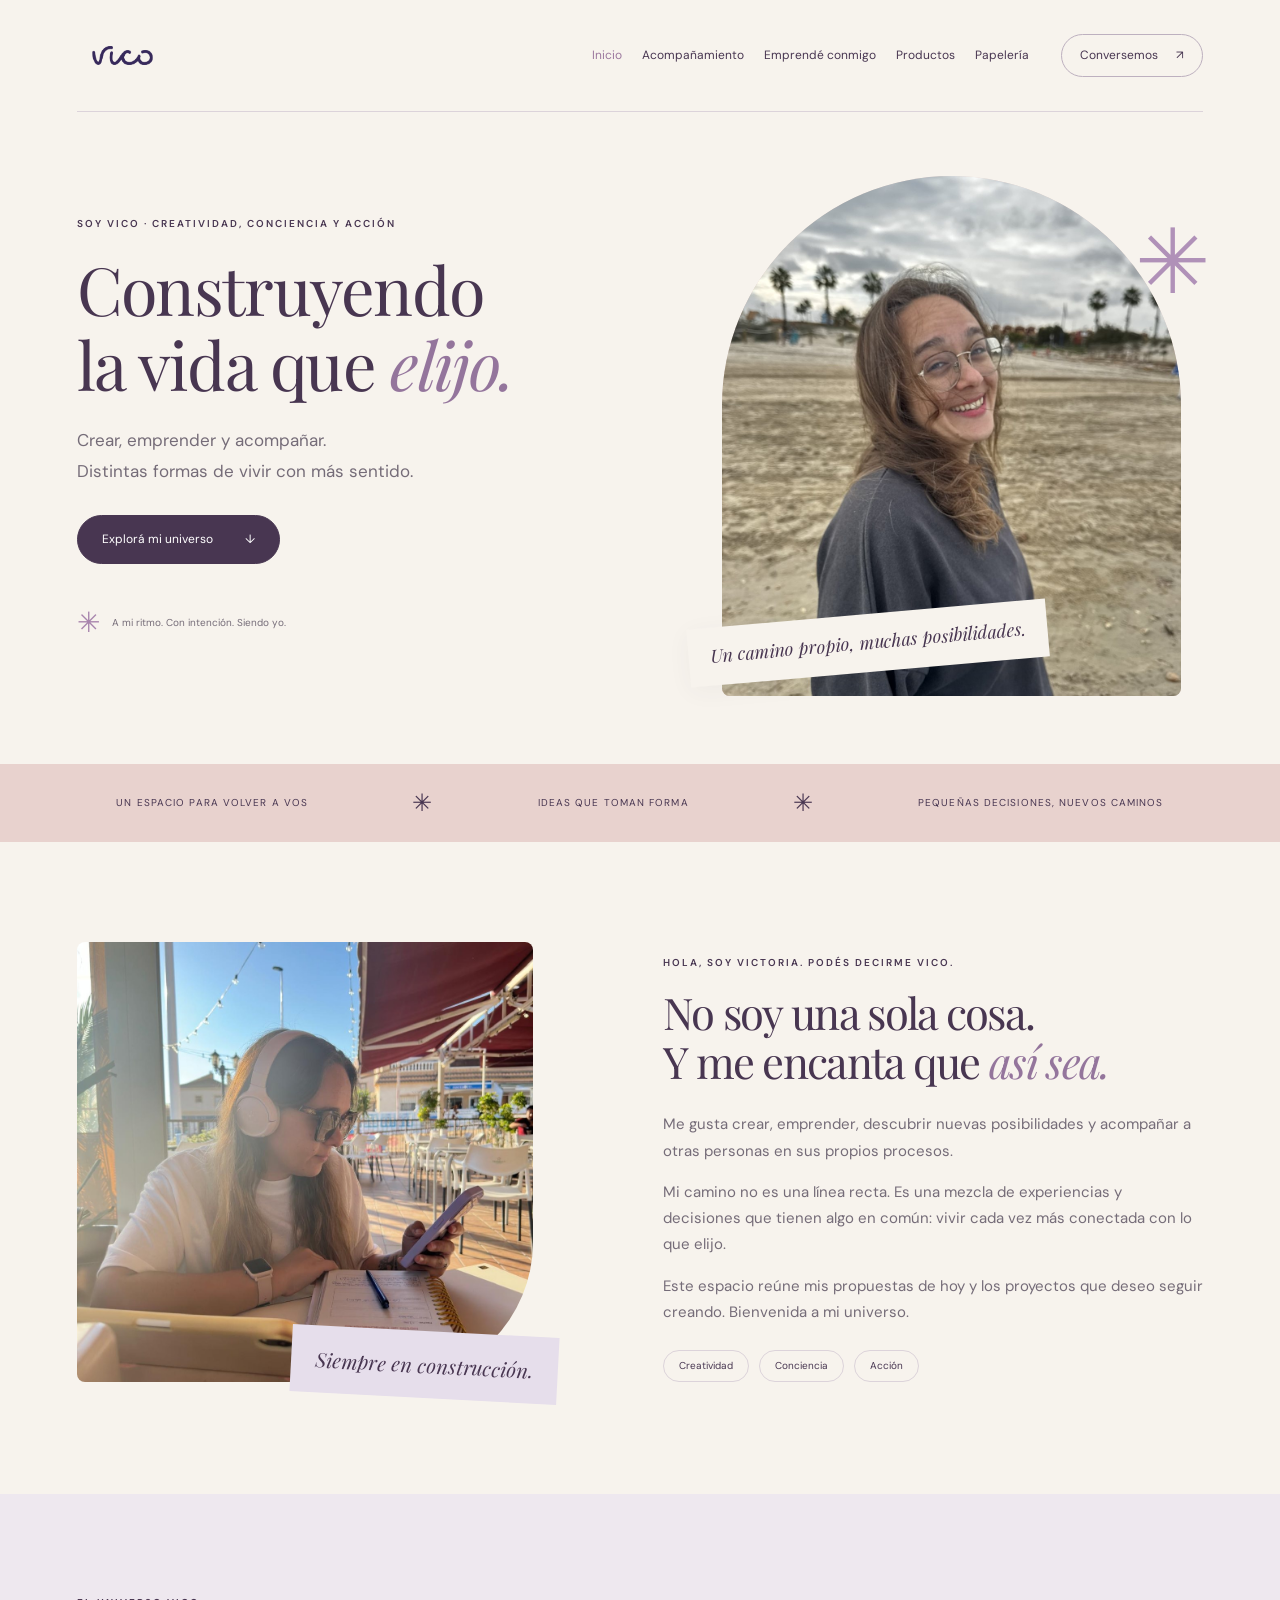
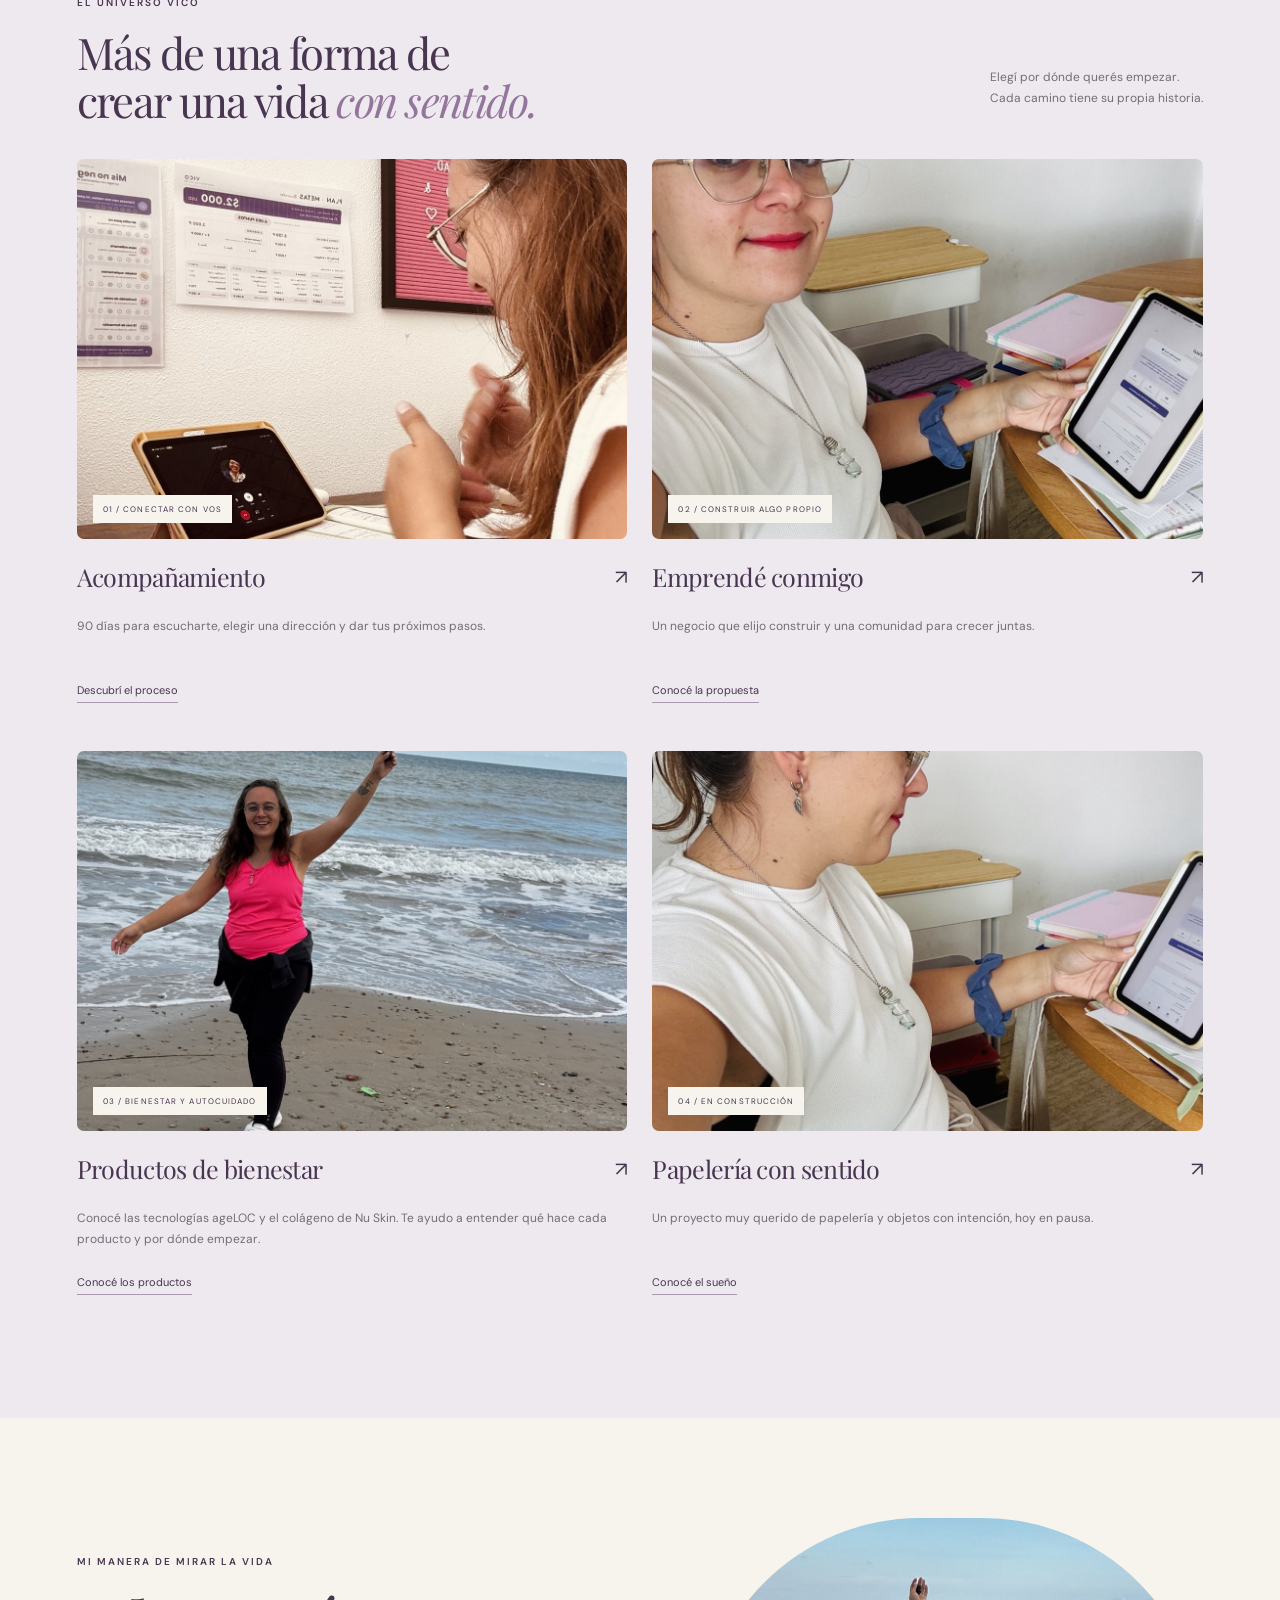
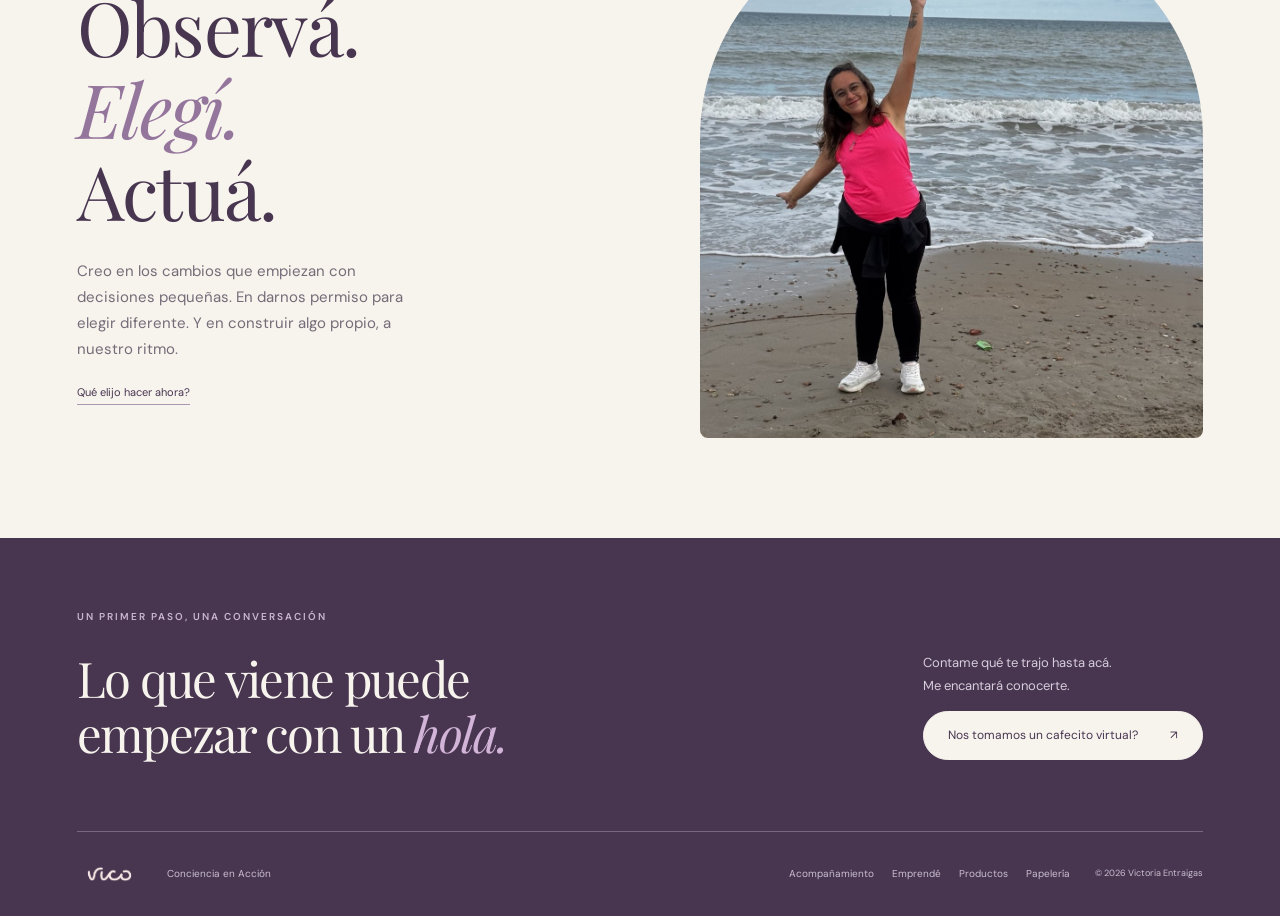
<file: index.html>
<!doctype html><html lang="es"><head><meta charset="utf-8"><meta name="viewport" content="width=device-width, initial-scale=1"><meta name="theme-color" content="#f7f3ed"><meta name="description" content="VICO, Conciencia en Acción. Acompañamiento, emprendimiento y papelería con sentido por Victoria Entraigas."><title>Conciencia en Acción · VICO</title><link rel="stylesheet" href="styles.css"><script src="app.js" defer></script></head><body><a class="skip" href="#main">Saltar al contenido</a><header class="nav wrap"><a class="brand" href="index.html"><img src="assets/logo.png" alt="VICO · Inicio"></a><nav id="navigation" aria-label="Principal"><a href="index.html">Inicio</a><a href="acompanamiento.html">Acompañamiento</a><a href="emprende.html">Emprendé conmigo</a><a href="bienestar.html">Productos</a><a href="papeleria.html">Papelería</a></nav><a class="nav-contact" href="#contacto">Conversemos <span>↗</span></a><button class="menu" aria-label="Abrir menú" aria-controls="navigation" aria-expanded="false">☰</button></header><main id="main"><section class="hero wrap"><div class="hero-copy"><span class="eyebrow">Soy Vico · Creatividad, conciencia y acción</span><h1>Construyendo<br>la vida que <em>elijo.</em></h1><p class="lead">Crear, emprender y acompañar.<br>Distintas formas de vivir con más sentido.</p><a class="btn" href="#proyectos">Explorá mi universo <span>↓</span></a><div class="hero-note"><span class="tiny-star">✳︎</span> A mi ritmo. Con intención. Siendo yo.</div></div><div class="hero-visual"><div class="photo-arch"><img src="assets/sonrisa.jpg" alt="Vico sonriendo junto al mar" fetchpriority="high"></div><span class="photo-label">Un camino propio, muchas posibilidades.</span><span class="orbit" aria-hidden="true">✳︎</span></div></section><div class="ribbon"><span>Un espacio para volver a vos</span><b>✳︎</b><span>Ideas que toman forma</span><b>✳︎</b><span>Pequeñas decisiones, nuevos caminos</span></div><section class="section wrap about"><div class="about-image"><img src="assets/cafe.jpg" alt="Vico creando y trabajando en un café" loading="lazy"><span class="image-note">Siempre en construcción.</span></div><div><span class="eyebrow">Hola, soy Victoria. Podés decirme Vico.</span><h2>No soy una sola cosa.<br>Y me encanta que <em>así sea.</em></h2><p>Me gusta crear, emprender, descubrir nuevas posibilidades y acompañar a otras personas en sus propios procesos.</p><p>Mi camino no es una línea recta. Es una mezcla de experiencias y decisiones que tienen algo en común: vivir cada vez más conectada con lo que elijo.</p><p>Este espacio reúne mis propuestas de hoy y los proyectos que deseo seguir creando. Bienvenida a mi universo.</p><div class="tags"><span>Creatividad</span><span>Conciencia</span><span>Acción</span></div></div></section><section class="projects section" id="proyectos"><div class="wrap"><div class="section-heading"><div><span class="eyebrow">El universo VICO</span><h2>Más de una forma de<br>crear una vida <em>con sentido.</em></h2></div><p>Elegí por dónde querés empezar.<br>Cada camino tiene su propia historia.</p></div><div class="project-grid project-grid-four"><a class="project" href="acompanamiento.html"><div class="project-img"><img src="assets/sesion.jpg" alt="Vico en una conversación" loading="lazy"><span>01 / CONECTAR CON VOS</span></div><div class="project-text"><h3>Acompañamiento <span>↗</span></h3><p>90 días para escucharte, elegir una dirección y dar tus próximos pasos.</p><span class="text-link">Descubrí el proceso</span></div></a><a class="project" href="emprende.html"><div class="project-img"><img src="assets/trabajo.jpg" alt="Vico trabajando en su negocio" loading="lazy"><span>02 / CONSTRUIR ALGO PROPIO</span></div><div class="project-text"><h3>Emprendé conmigo <span>↗</span></h3><p>Un negocio que elijo construir y una comunidad para crecer juntas.</p><span class="text-link">Conocé la propuesta</span></div></a><a class="project" href="bienestar.html"><div class="project-img"><img src="assets/playa.jpg" alt="Vico junto al mar" loading="lazy"><span>03 / BIENESTAR Y AUTOCUIDADO</span></div><div class="project-text"><h3>Productos de bienestar <span>↗</span></h3><p>Conocé las tecnologías ageLOC y el colágeno de Nu Skin. Te ayudo a entender qué hace cada producto y por dónde empezar.</p><span class="text-link">Conocé los productos</span></div></a><a class="project" href="papeleria.html"><div class="project-img"><img src="assets/escritorio.jpg" alt="Vico desarrollando ideas en su escritorio" loading="lazy"><span>04 / EN CONSTRUCCIÓN</span></div><div class="project-text"><h3>Papelería con sentido <span>↗</span></h3><p>Un proyecto muy querido de papelería y objetos con intención, hoy en pausa.</p><span class="text-link">Conocé el sueño</span></div></a></div></div></section><section class="philosophy section wrap"><div><span class="eyebrow">Mi manera de mirar la vida</span><h2>Observá.<br><em>Elegí.</em><br>Actuá.</h2><p>Creo en los cambios que empiezan con decisiones pequeñas. En darnos permiso para elegir diferente. Y en construir algo propio, a nuestro ritmo.</p><span class="text-link">Qué elijo hacer ahora?</span></div><img src="assets/alegria.jpg" alt="Vico disfrutando junto al mar" loading="lazy"></section></main><footer id="contacto"><div class="wrap"><span class="eyebrow">Un primer paso, una conversación</span><div class="footer-top"><h2>Lo que viene puede<br>empezar con un <em>hola.</em></h2><div><p>Contame qué te trajo hasta acá.<br>Me encantará conocerte.</p><a class="btn" target="_blank" rel="noopener" href="https://wa.me/34682729639?text=Hola%20Vico%2C%20llegu%C3%A9%20desde%20tu%20web%20y%20me%20gustar%C3%ADa%20conversar.">Nos tomamos un cafecito virtual? <span>↗</span></a></div></div><div class="footer-bottom"><img src="assets/logo_light.png" alt="VICO"><span>Conciencia en Acción</span><div class="footer-links"><a href="acompanamiento.html">Acompañamiento</a><a href="emprende.html">Emprendé</a><a href="bienestar.html">Productos</a><a href="papeleria.html">Papelería</a></div><small>© 2026 Victoria Entraigas</small></div></div></footer></body></html>
</file>
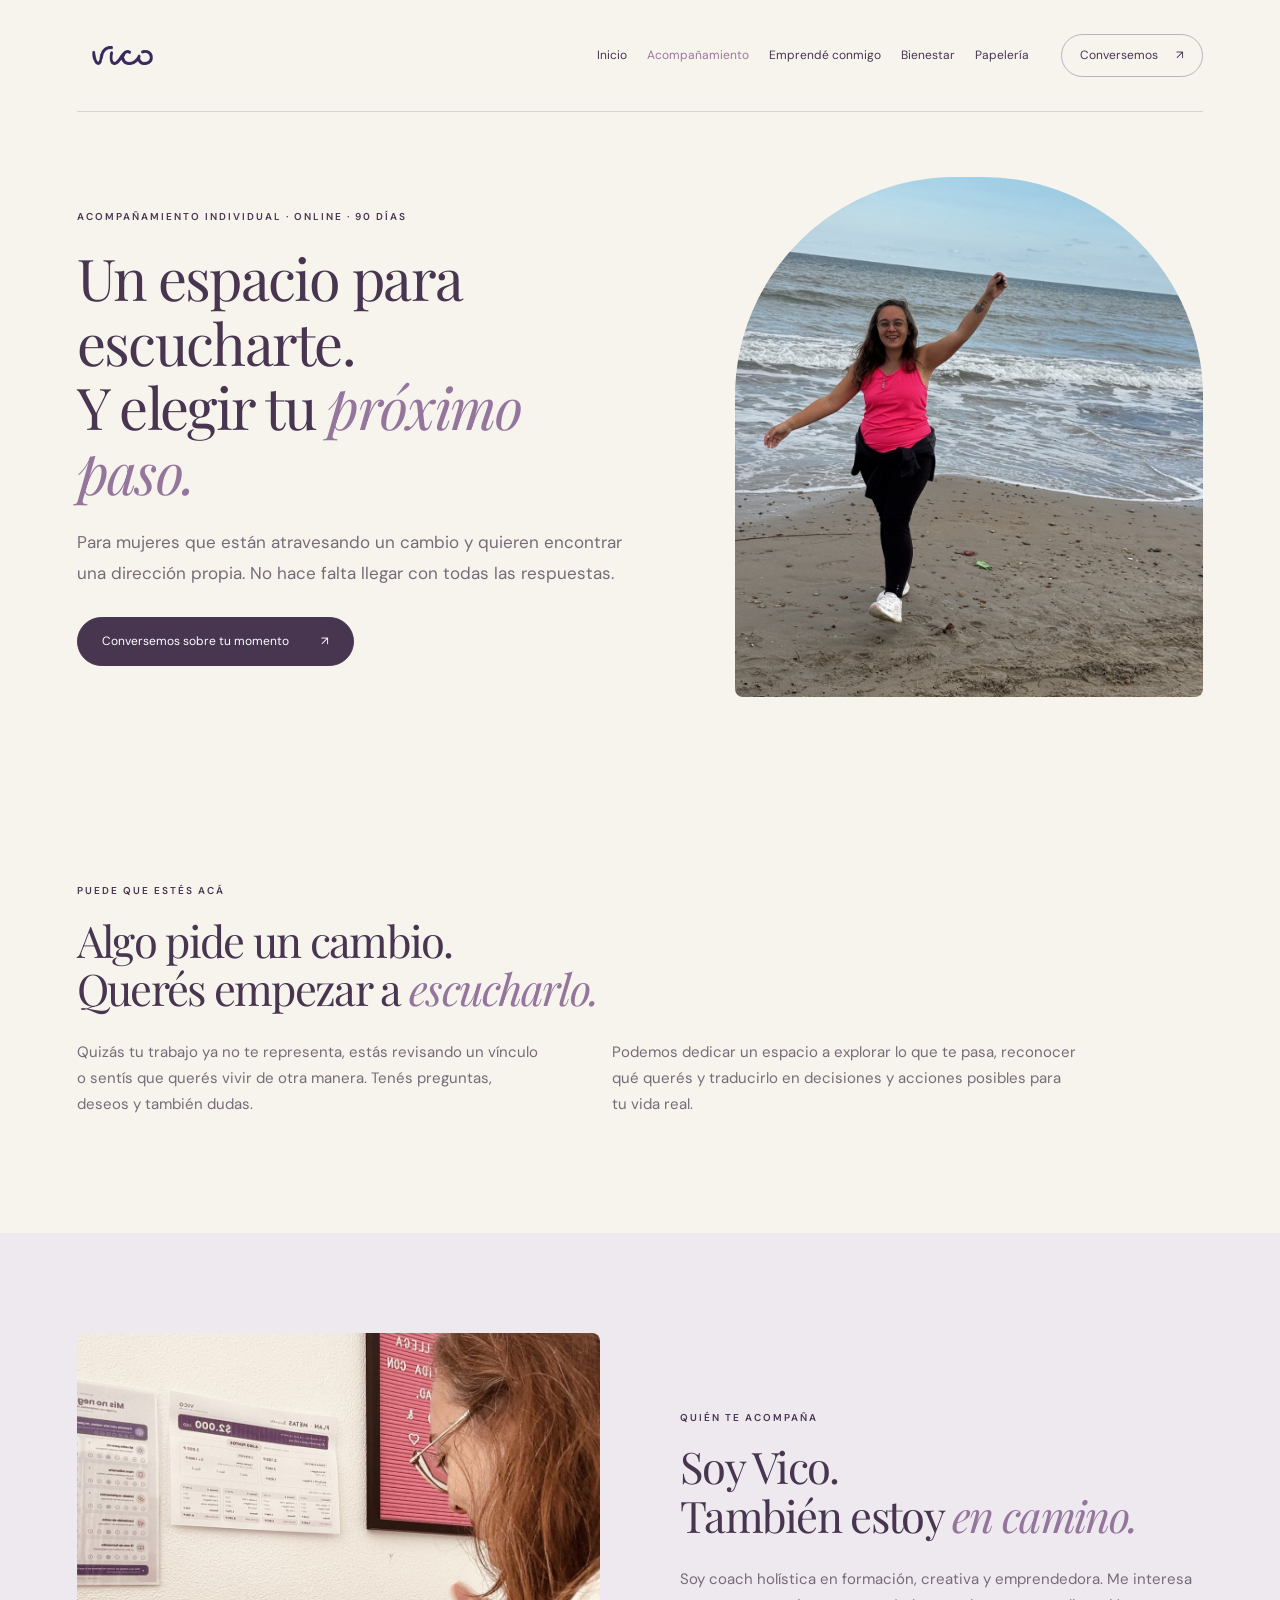
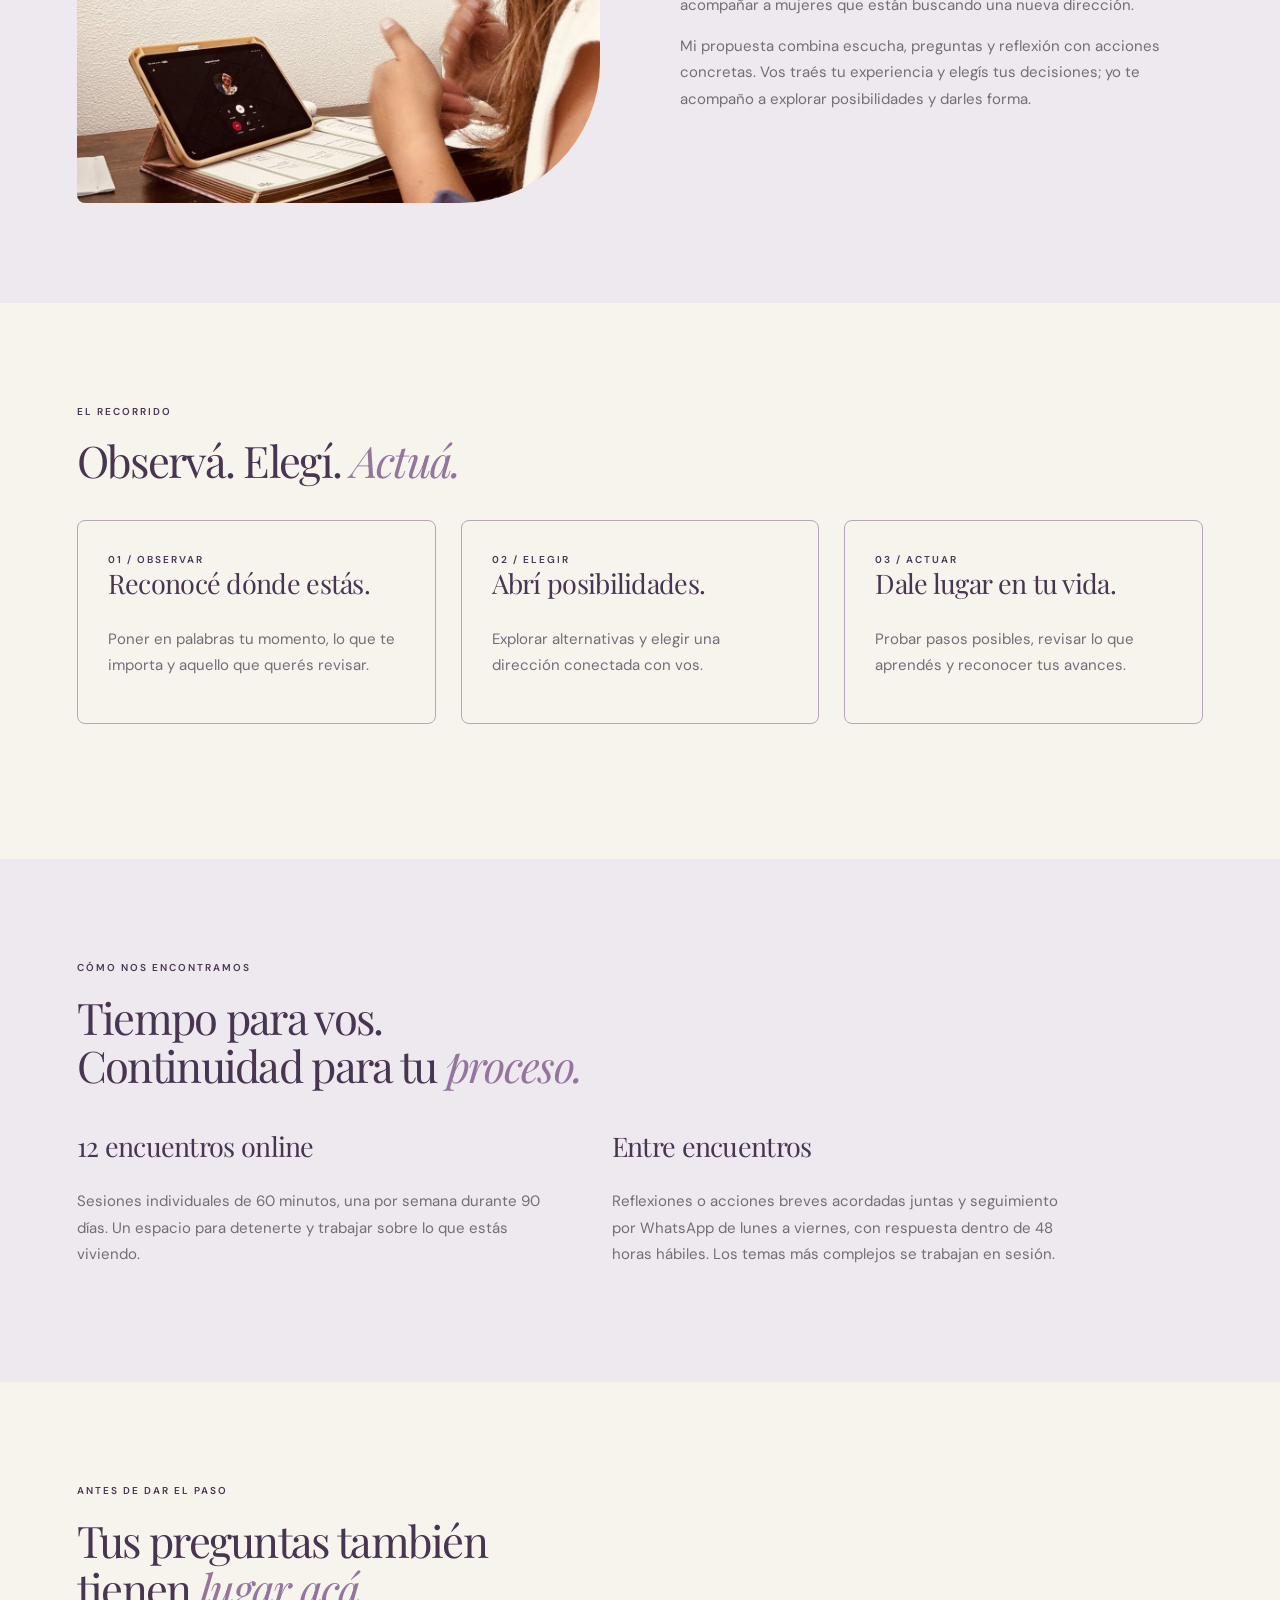
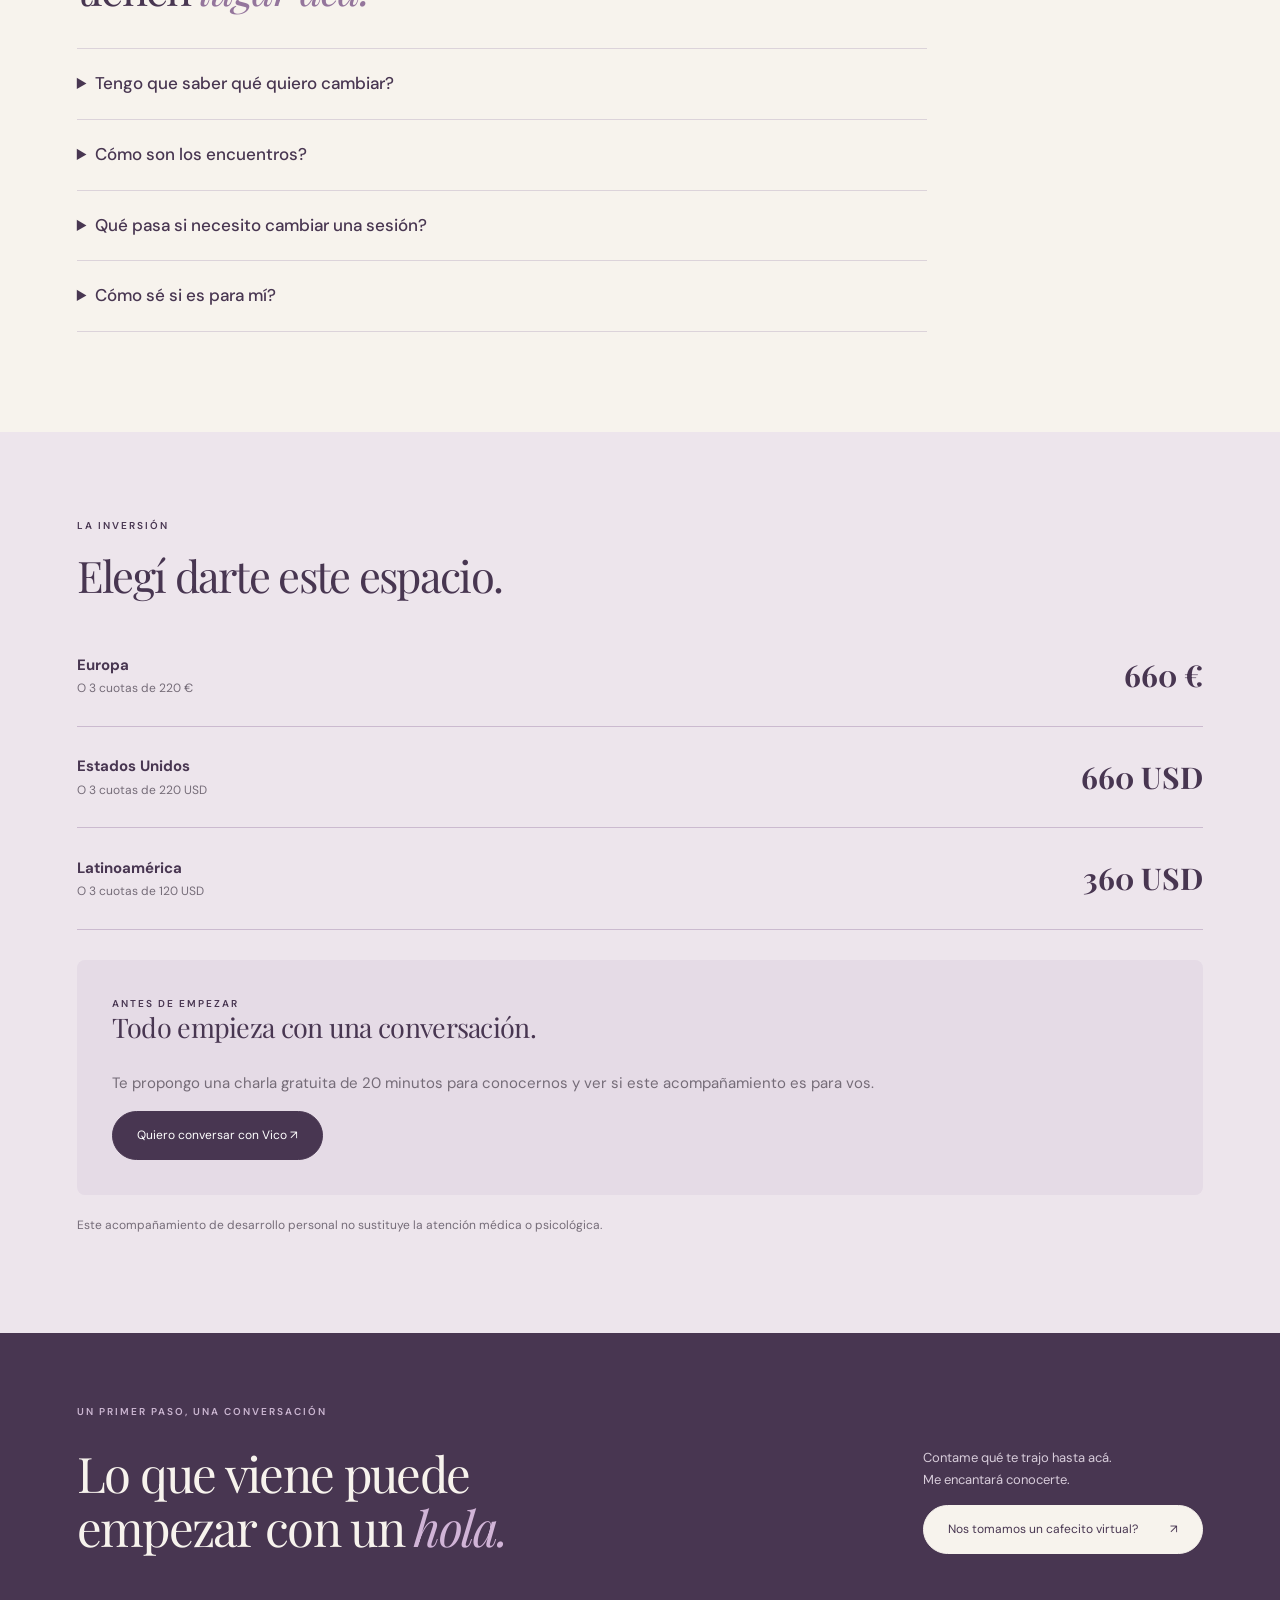
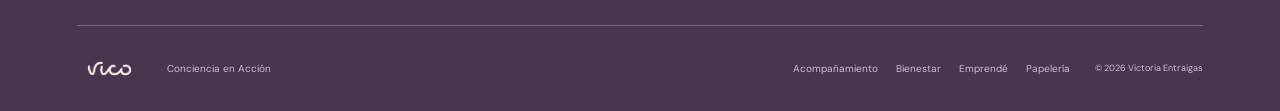
<file: acompanamiento.html>
<!doctype html><html lang="es"><head><meta charset="utf-8"><meta name="viewport" content="width=device-width, initial-scale=1"><meta name="theme-color" content="#f7f3ed"><meta name="description" content="VICO, Conciencia en Acción. Acompañamiento, emprendimiento y papelería con sentido por Victoria Entraigas."><title>Acompañamiento de 90 días · VICO</title><link rel="stylesheet" href="styles.css"><script src="app.js" defer></script></head><body><a class="skip" href="#main">Saltar al contenido</a><header class="nav wrap"><a class="brand" href="index.html"><img src="assets/logo.png" alt="VICO · Inicio"></a><nav id="navigation" aria-label="Principal"><a href="index.html">Inicio</a><a href="acompanamiento.html">Acompañamiento</a><a href="emprende.html">Emprendé conmigo</a><a href="bienestar.html">Bienestar</a><a href="papeleria.html">Papelería</a></nav><a class="nav-contact" href="#contacto">Conversemos <span>↗</span></a><button class="menu" aria-label="Abrir menú" aria-controls="navigation" aria-expanded="false">☰</button></header><main id="main"><section class="inner-hero wrap"><div><span class="eyebrow">Acompañamiento individual · online · 90 días</span><h1>Un espacio para escucharte.<br>Y elegir tu <em>próximo paso.</em></h1><p class="lead">Para mujeres que están atravesando un cambio y quieren encontrar una dirección propia. No hace falta llegar con todas las respuestas.</p><a class="btn" target="_blank" rel="noopener" href="https://wa.me/34682729639?text=Hola%20Vico%2C%20me%20gustar%C3%ADa%20tener%20la%20charla%20gratuita%20sobre%20el%20acompa%C3%B1amiento%20de%2090%20d%C3%ADas.">Conversemos sobre tu momento <span>↗</span></a></div><img src="assets/playa.jpg" alt="Vico en un momento de su vida cotidiana" fetchpriority="high"></section><section class="section "><div class="wrap"><span class="eyebrow">Puede que estés acá</span><h2>Algo pide un cambio.<br>Querés empezar a <em>escucharlo.</em></h2><div class="editorial-grid"><p>Quizás tu trabajo ya no te representa, estás revisando un vínculo o sentís que querés vivir de otra manera. Tenés preguntas, deseos y también dudas.</p><p>Podemos dedicar un espacio a explorar lo que te pasa, reconocer qué querés y traducirlo en decisiones y acciones posibles para tu vida real.</p></div></div></section><section class="section projects"><div class="wrap grid2"><img class="editorial-photo" src="assets/sesion.jpg" alt="Vico en una conversación" loading="lazy"><div><span class="eyebrow">Quién te acompaña</span><h2>Soy Vico.<br>También estoy <em>en camino.</em></h2><p>Soy coach holística en formación, creativa y emprendedora. Me interesa acompañar a mujeres que están buscando una nueva dirección.</p><p>Mi propuesta combina escucha, preguntas y reflexión con acciones concretas. Vos traés tu experiencia y elegís tus decisiones; yo te acompaño a explorar posibilidades y darles forma.</p></div></div></section><section class="section "><div class="wrap"><span class="eyebrow">El recorrido</span><h2>Observá. Elegí. <em>Actuá.</em></h2><div class="steps"><div class="step"><span class="eyebrow">01 / Observar</span><h3>Reconocé dónde estás.</h3><p>Poner en palabras tu momento, lo que te importa y aquello que querés revisar.</p></div><div class="step"><span class="eyebrow">02 / Elegir</span><h3>Abrí posibilidades.</h3><p>Explorar alternativas y elegir una dirección conectada con vos.</p></div><div class="step"><span class="eyebrow">03 / Actuar</span><h3>Dale lugar en tu vida.</h3><p>Probar pasos posibles, revisar lo que aprendés y reconocer tus avances.</p></div></div></div></section><section class="section projects"><div class="wrap"><span class="eyebrow">Cómo nos encontramos</span><h2>Tiempo para vos.<br>Continuidad para tu <em>proceso.</em></h2><div class="editorial-grid"><div><h3>12 encuentros online</h3><p>Sesiones individuales de 60 minutos, una por semana durante 90 días. Un espacio para detenerte y trabajar sobre lo que estás viviendo.</p></div><div><h3>Entre encuentros</h3><p>Reflexiones o acciones breves acordadas juntas y seguimiento por WhatsApp de lunes a viernes, con respuesta dentro de 48 horas hábiles. Los temas más complejos se trabajan en sesión.</p></div></div></div></section><section class="section "><div class="wrap"><span class="eyebrow">Antes de dar el paso</span><h2>Tus preguntas también<br>tienen <em>lugar acá.</em></h2><div class="faqs"><details><summary>Tengo que saber qué quiero cambiar?</summary><p>No necesitás una respuesta cerrada. En la conversación inicial podemos explorar qué te está trayendo hasta acá y si este espacio encaja con lo que buscás.</p></details><details><summary>Cómo son los encuentros?</summary><p>Son individuales y online. Conversamos sobre tu momento, exploramos posibilidades y acordamos pasos que tengan sentido para vos.</p></details><details><summary>Qué pasa si necesito cambiar una sesión?</summary><p>Avisame con al menos 24 horas de anticipación para reprogramar. Las situaciones imprevistas las conversamos con flexibilidad.</p></details><details><summary>Cómo sé si es para mí?</summary><p>Empezamos con una charla gratuita de 20 minutos para conocernos y conversar sobre el proceso, sin compromiso de contratarlo.</p></details></div></div></section><section class="pad band"><div class="wrap"><span class="eyebrow">La inversión</span><h2>Elegí darte este espacio.</h2><div class="price"><div><strong>Europa</strong><p>O 3 cuotas de 220 €</p></div><strong>660 €</strong></div><div class="price"><div><strong>Estados Unidos</strong><p>O 3 cuotas de 220 USD</p></div><strong>660 USD</strong></div><div class="price"><div><strong>Latinoamérica</strong><p>O 3 cuotas de 120 USD</p></div><strong>360 USD</strong></div><div class="callout" style="margin-top:30px"><span class="eyebrow">Antes de empezar</span><h3>Todo empieza con una conversación.</h3><p>Te propongo una charla gratuita de 20 minutos para conocernos y ver si este acompañamiento es para vos.</p><a class="btn" href="https://wa.me/34682729639?text=Hola%20Vico%2C%20me%20gustar%C3%ADa%20tener%20la%20charla%20gratuita%20sobre%20el%20acompa%C3%B1amiento%20de%2090%20d%C3%ADas." target="_blank" rel="noopener">Quiero conversar con Vico ↗</a></div><p class="notice">Este acompañamiento de desarrollo personal no sustituye la atención médica o psicológica.</p></div></section></main><footer id="contacto"><div class="wrap"><span class="eyebrow">Un primer paso, una conversación</span><div class="footer-top"><h2>Lo que viene puede<br>empezar con un <em>hola.</em></h2><div><p>Contame qué te trajo hasta acá.<br>Me encantará conocerte.</p><a class="btn" target="_blank" rel="noopener" href="https://wa.me/34682729639?text=Hola%20Vico%2C%20llegu%C3%A9%20desde%20tu%20web%20y%20me%20gustar%C3%ADa%20conversar.">Nos tomamos un cafecito virtual? <span>↗</span></a></div></div><div class="footer-bottom"><img src="assets/logo_light.png" alt="VICO"><span>Conciencia en Acción</span><div class="footer-links"><a href="acompanamiento.html">Acompañamiento</a><a href="bienestar.html">Bienestar</a><a href="emprende.html">Emprendé</a><a href="papeleria.html">Papelería</a></div><small>© 2026 Victoria Entraigas</small></div></div></footer></body></html>
</file>
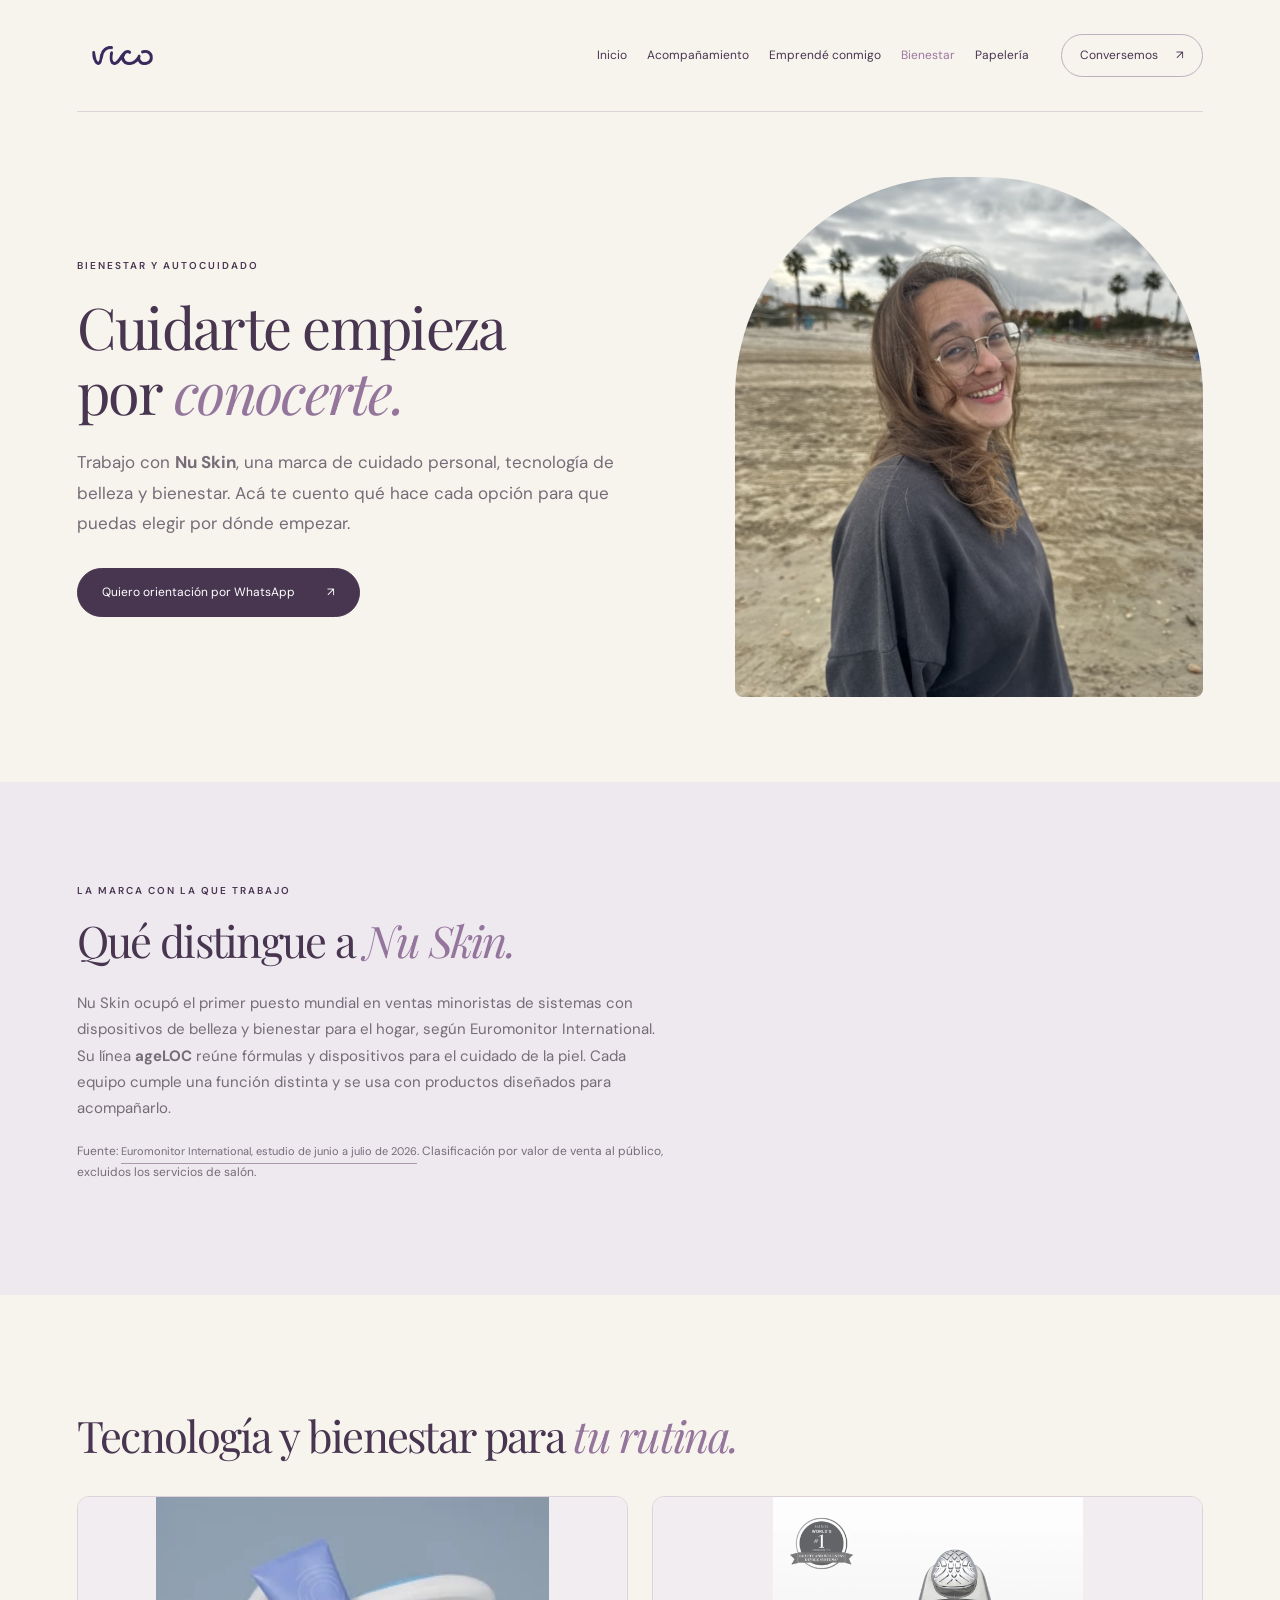
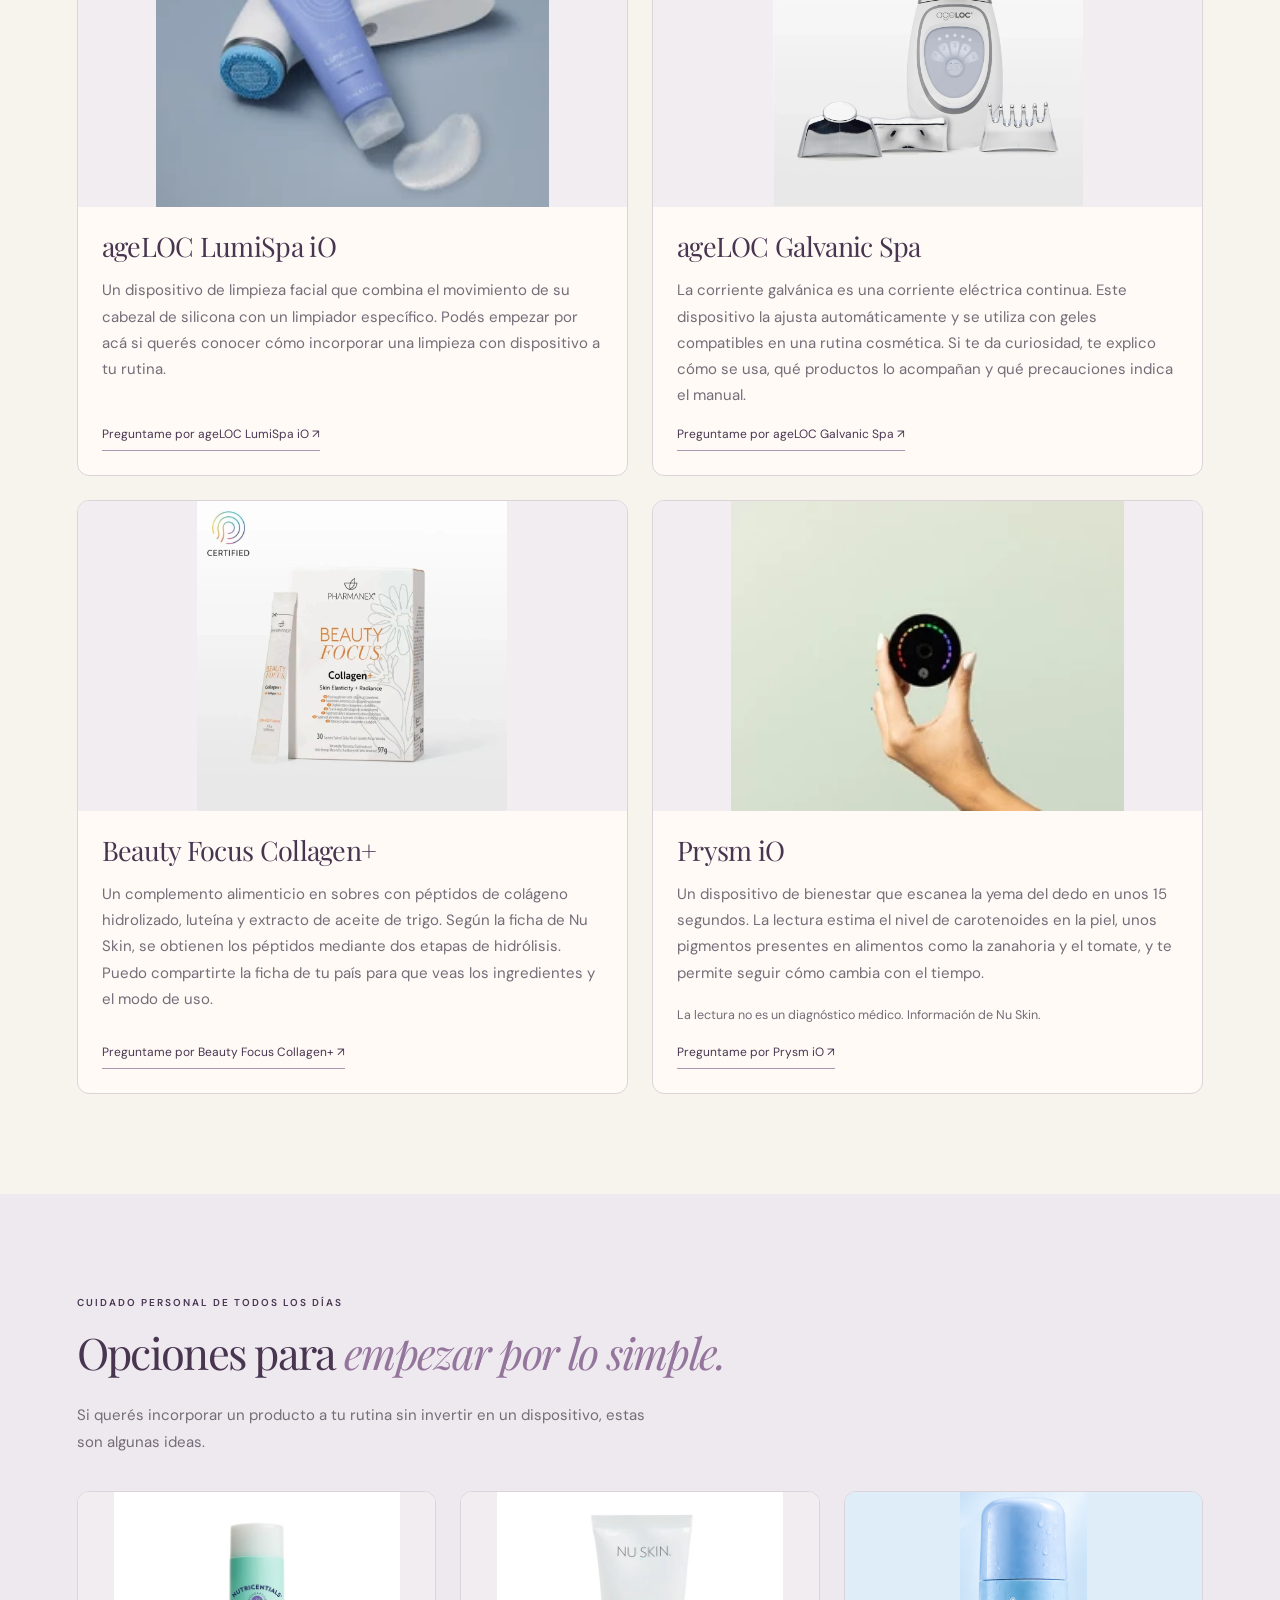
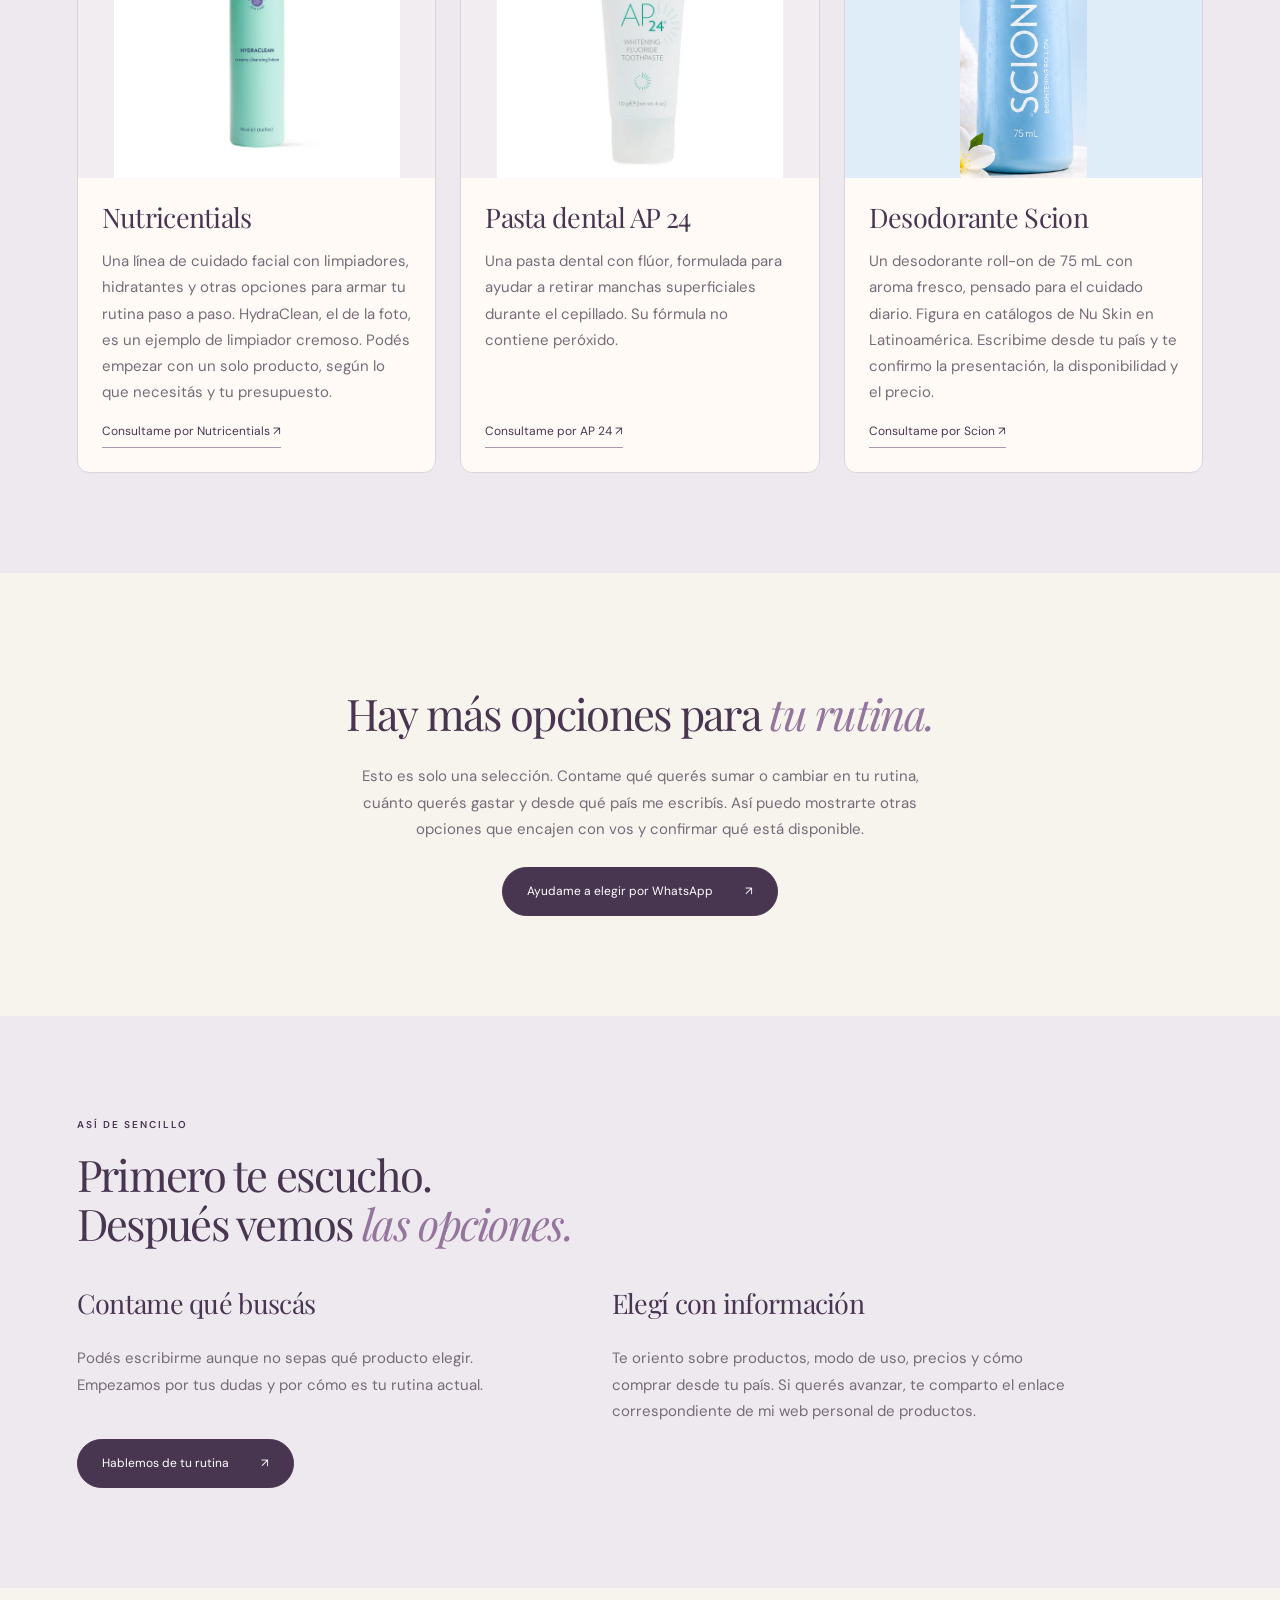
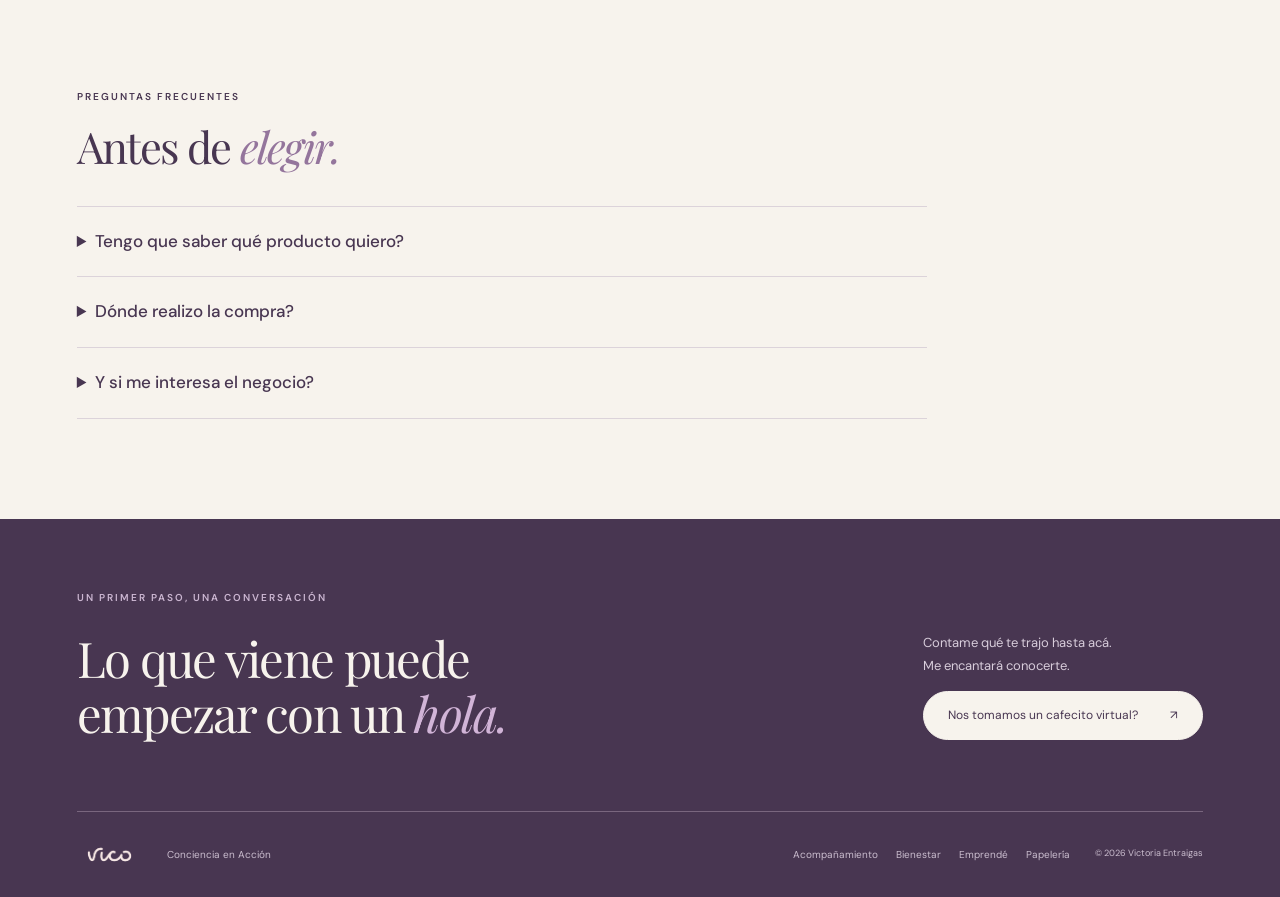
<file: bienestar.html>
<!doctype html><html lang="es"><head><meta charset="utf-8"><meta name="viewport" content="width=device-width, initial-scale=1"><meta name="theme-color" content="#f7f3ed"><meta name="description" content="VICO, Conciencia en Acción. Acompañamiento, emprendimiento y papelería con sentido por Victoria Entraigas."><title>Bienestar y autocuidado · VICO</title><link rel="stylesheet" href="styles.css"><script src="app.js" defer></script></head><body><a class="skip" href="#main">Saltar al contenido</a><header class="nav wrap"><a class="brand" href="index.html"><img src="assets/logo.png" alt="VICO · Inicio"></a><nav id="navigation" aria-label="Principal"><a href="index.html">Inicio</a><a href="acompanamiento.html">Acompañamiento</a><a href="emprende.html">Emprendé conmigo</a><a href="bienestar.html">Bienestar</a><a href="papeleria.html">Papelería</a></nav><a class="nav-contact" href="#contacto">Conversemos <span>↗</span></a><button class="menu" aria-label="Abrir menú" aria-controls="navigation" aria-expanded="false">☰</button></header><main id="main"><section class="inner-hero wrap"><div><span class="eyebrow">Bienestar y autocuidado</span><h1>Cuidarte empieza<br>por <em>conocerte.</em></h1><p class="lead">Trabajo con <strong>Nu Skin</strong>, una marca de cuidado personal, tecnología de belleza y bienestar. Acá te cuento qué hace cada opción para que puedas elegir por dónde empezar.</p><a class="btn" target="_blank" rel="noopener" href="https://wa.me/34682729639?text=Hola%20Vico%2C%20quiero%20orientaci%C3%B3n%20sobre%20bienestar%20y%20autocuidado.">Quiero orientación por WhatsApp <span>↗</span></a></div><img src="assets/sonrisa.jpg" alt="Vico en un momento de su vida cotidiana" fetchpriority="high"></section><section class="section projects" id="productos"><div class="wrap"><span class="eyebrow">La marca con la que trabajo</span><h2>Qué distingue a <em>Nu Skin.</em></h2><p>Nu Skin ocupó el primer puesto mundial en ventas minoristas de sistemas con dispositivos de belleza y bienestar para el hogar, según Euromonitor International. Su línea <strong>ageLOC</strong> reúne fórmulas y dispositivos para el cuidado de la piel. Cada equipo cumple una función distinta y se usa con productos diseñados para acompañarlo.</p><p class="notice">Fuente: <a class="text-link" href="https://www.nuskin.com/content/corpcom/en_US/newsroom/press_releases1/2026/nu-skin-worlds-1-company-for-beauty-and-wellness-device-systems.html" target="_blank" rel="noopener">Euromonitor International, estudio de junio a julio de 2026</a>. Clasificación por valor de venta al público, excluidos los servicios de salón.</p></div></section>
<section class="section"><div class="wrap"><h2>Tecnología y bienestar para <em>tu rutina.</em></h2><div class="product-details product-details-featured"><article class="product-detail"><img src="assets/lumispa.webp" alt="Dispositivo ageLOC LumiSpa iO y su limpiador facial" loading="lazy"><div><h3>ageLOC LumiSpa iO</h3><p>Un dispositivo de limpieza facial que combina el movimiento de su cabezal de silicona con un limpiador específico. Podés empezar por acá si querés conocer cómo incorporar una limpieza con dispositivo a tu rutina.</p><a class="text-link" href="https://wa.me/34682729639?text=Hola%20Vico%2C%20quiero%20saber%20c%C3%B3mo%20funciona%20LumiSpa%20iO%20y%20qu%C3%A9%20limpiador%20podr%C3%ADa%20elegir." target="_blank" rel="noopener">Preguntame por ageLOC LumiSpa iO <span aria-hidden="true">↗</span></a></div></article><article class="product-detail"><img src="assets/galvanic.webp" alt="Dispositivo ageLOC Galvanic Spa y sus cabezales" loading="lazy"><div><h3>ageLOC Galvanic Spa</h3><p>La corriente galvánica es una corriente eléctrica continua. Este dispositivo la ajusta automáticamente y se utiliza con geles compatibles en una rutina cosmética. Si te da curiosidad, te explico cómo se usa, qué productos lo acompañan y qué precauciones indica el manual.</p><a class="text-link" href="https://wa.me/34682729639?text=Hola%20Vico%2C%20quiero%20conocer%20Galvanic%20Spa%20y%20saber%20qu%C3%A9%20diferencia%20tiene%20con%20LumiSpa." target="_blank" rel="noopener">Preguntame por ageLOC Galvanic Spa <span aria-hidden="true">↗</span></a></div></article><article class="product-detail"><img src="assets/collagen.webp" alt="Caja y sobre de Beauty Focus Collagen+" loading="lazy"><div><h3>Beauty Focus Collagen+</h3><p>Un complemento alimenticio en sobres con péptidos de colágeno hidrolizado, luteína y extracto de aceite de trigo. Según la ficha de Nu Skin, se obtienen los péptidos mediante dos etapas de hidrólisis. Puedo compartirte la ficha de tu país para que veas los ingredientes y el modo de uso.</p><a class="text-link" href="https://wa.me/34682729639?text=Hola%20Vico%2C%20quiero%20conocer%20los%20ingredientes%20de%20Collagen%2B%20y%20ver%20la%20ficha%20de%20mi%20pa%C3%ADs." target="_blank" rel="noopener">Preguntame por Beauty Focus Collagen+ <span aria-hidden="true">↗</span></a></div></article><article class="product-detail"><img src="assets/prysm-io.webp" alt="Dispositivo de bienestar Prysm iO de Nu Skin" loading="lazy"><div><h3>Prysm iO</h3><p>Un dispositivo de bienestar que escanea la yema del dedo en unos 15 segundos. La lectura estima el nivel de carotenoides en la piel, unos pigmentos presentes en alimentos como la zanahoria y el tomate, y te permite seguir cómo cambia con el tiempo.</p><p><small>La lectura no es un diagnóstico médico. <a href="https://www.nuskin.com/es_ES/products/pharmanex/shop_all_categories/prysm-io-products.html" target="_blank" rel="noopener">Información de Nu Skin</a>.</small></p><a class="text-link" href="https://wa.me/34682729639?text=Hola%20Vico%2C%20quiero%20saber%20c%C3%B3mo%20funciona%20Prysm%20iO%2C%20qu%C3%A9%20significa%20la%20lectura%20y%20si%20est%C3%A1%20disponible%20en%20mi%20pa%C3%ADs." target="_blank" rel="noopener">Preguntame por Prysm iO <span aria-hidden="true">↗</span></a></div></article></div></div></section><section class="section daily-care"><div class="wrap"><span class="eyebrow">Cuidado personal de todos los días</span><h2>Opciones para <em>empezar por lo simple.</em></h2><p>Si querés incorporar un producto a tu rutina sin invertir en un dispositivo, estas son algunas ideas.</p><div class="product-details"><article class="product-detail"><img src="assets/nutricentials.webp" alt="Limpiador facial HydraClean de la línea Nutricentials" loading="lazy"><div><h3>Nutricentials</h3><p>Una línea de cuidado facial con limpiadores, hidratantes y otras opciones para armar tu rutina paso a paso. HydraClean, el de la foto, es un ejemplo de limpiador cremoso. Podés empezar con un solo producto, según lo que necesitás y tu presupuesto.</p><a class="text-link" href="https://wa.me/34682729639?text=Hola%20Vico%2C%20quiero%20conocer%20una%20opci%C3%B3n%20de%20Nutricentials%20para%20empezar%20mi%20rutina%20de%20cuidado%20facial." target="_blank" rel="noopener">Consultame por Nutricentials <span aria-hidden="true">↗</span></a></div></article><article class="product-detail"><img src="assets/ap24.webp" alt="Pasta dental AP 24 Whitening Fluoride Toothpaste" loading="lazy"><div><h3>Pasta dental AP 24</h3><p>Una pasta dental con flúor, formulada para ayudar a retirar manchas superficiales durante el cepillado. Su fórmula no contiene peróxido.</p><a class="text-link" href="https://wa.me/34682729639?text=Hola%20Vico%2C%20quiero%20saber%20m%C3%A1s%20sobre%20la%20pasta%20dental%20AP%2024." target="_blank" rel="noopener">Consultame por AP 24 <span aria-hidden="true">↗</span></a></div></article><article class="product-detail"><figure class="scion-photo"><span class="scion-crop"><img src="assets/scion-azul.png" alt="Envase azul de Scion Brightening Roll On de 75 mL" loading="lazy"></span></figure><div><h3>Desodorante Scion</h3><p>Un desodorante roll-on de 75 mL con aroma fresco, pensado para el cuidado diario. Figura en catálogos de Nu Skin en Latinoamérica. Escribime desde tu país y te confirmo la presentación, la disponibilidad y el precio.</p><a class="text-link" href="https://wa.me/34682729639?text=Hola%20Vico%2C%20quiero%20saber%20si%20puedo%20conseguir%20el%20desodorante%20Scion%20en%20mi%20pa%C3%ADs." target="_blank" rel="noopener">Consultame por Scion <span aria-hidden="true">↗</span></a></div></article></div></div></section><section class="section more-care"><div class="wrap"><h2>Hay más opciones para <em>tu rutina.</em></h2><p>Esto es solo una selección. Contame qué querés sumar o cambiar en tu rutina, cuánto querés gastar y desde qué país me escribís. Así puedo mostrarte otras opciones que encajen con vos y confirmar qué está disponible.</p><a class="btn" href="https://wa.me/34682729639?text=Hola%20Vico%2C%20quiero%20que%20me%20ayudes%20a%20encontrar%20una%20opci%C3%B3n%20para%20mi%20rutina.%20Soy%20de%20" target="_blank" rel="noopener">Ayudame a elegir por WhatsApp <span aria-hidden="true">↗</span></a></div></section><section class="section projects"><div class="wrap"><span class="eyebrow">Así de sencillo</span><h2>Primero te escucho.<br>Después vemos <em>las opciones.</em></h2><div class="editorial-grid"><div><h3>Contame qué buscás</h3><p>Podés escribirme aunque no sepas qué producto elegir. Empezamos por tus dudas y por cómo es tu rutina actual.</p></div><div><h3>Elegí con información</h3><p>Te oriento sobre productos, modo de uso, precios y cómo comprar desde tu país. Si querés avanzar, te comparto el enlace correspondiente de mi web personal de productos.</p></div></div><a class="btn" target="_blank" rel="noopener" href="https://wa.me/34682729639?text=Hola%20Vico%2C%20me%20gustar%C3%ADa%20que%20me%20ayudes%20a%20conocer%20opciones%20para%20mi%20rutina%20de%20cuidado%20personal.">Hablemos de tu rutina <span>↗</span></a></div></section><section class="section "><div class="wrap"><span class="eyebrow">Preguntas frecuentes</span><h2>Antes de <em>elegir.</em></h2><div class="faqs"><details><summary>Tengo que saber qué producto quiero?</summary><p>No. Podés contarme qué buscás y qué dudas tenés. La conversación es justamente para orientarte antes de recorrer el catálogo.</p></details><details><summary>Dónde realizo la compra?</summary><p>Si decidís comprar, te comparto el enlace correspondiente de mi web personal de productos y te explico los pasos según tu país.</p></details><details><summary>Y si me interesa el negocio?</summary><p>Es otra conversación. En la sección Emprendé conmigo podés conocer cómo trabajo y escribirme para explorar la propuesta comercial.</p></details></div></div></section></main><footer id="contacto"><div class="wrap"><span class="eyebrow">Un primer paso, una conversación</span><div class="footer-top"><h2>Lo que viene puede<br>empezar con un <em>hola.</em></h2><div><p>Contame qué te trajo hasta acá.<br>Me encantará conocerte.</p><a class="btn" target="_blank" rel="noopener" href="https://wa.me/34682729639?text=Hola%20Vico%2C%20llegu%C3%A9%20desde%20tu%20web%20y%20me%20gustar%C3%ADa%20conversar.">Nos tomamos un cafecito virtual? <span>↗</span></a></div></div><div class="footer-bottom"><img src="assets/logo_light.png" alt="VICO"><span>Conciencia en Acción</span><div class="footer-links"><a href="acompanamiento.html">Acompañamiento</a><a href="bienestar.html">Bienestar</a><a href="emprende.html">Emprendé</a><a href="papeleria.html">Papelería</a></div><small>© 2026 Victoria Entraigas</small></div></div></footer></body></html>
</file>
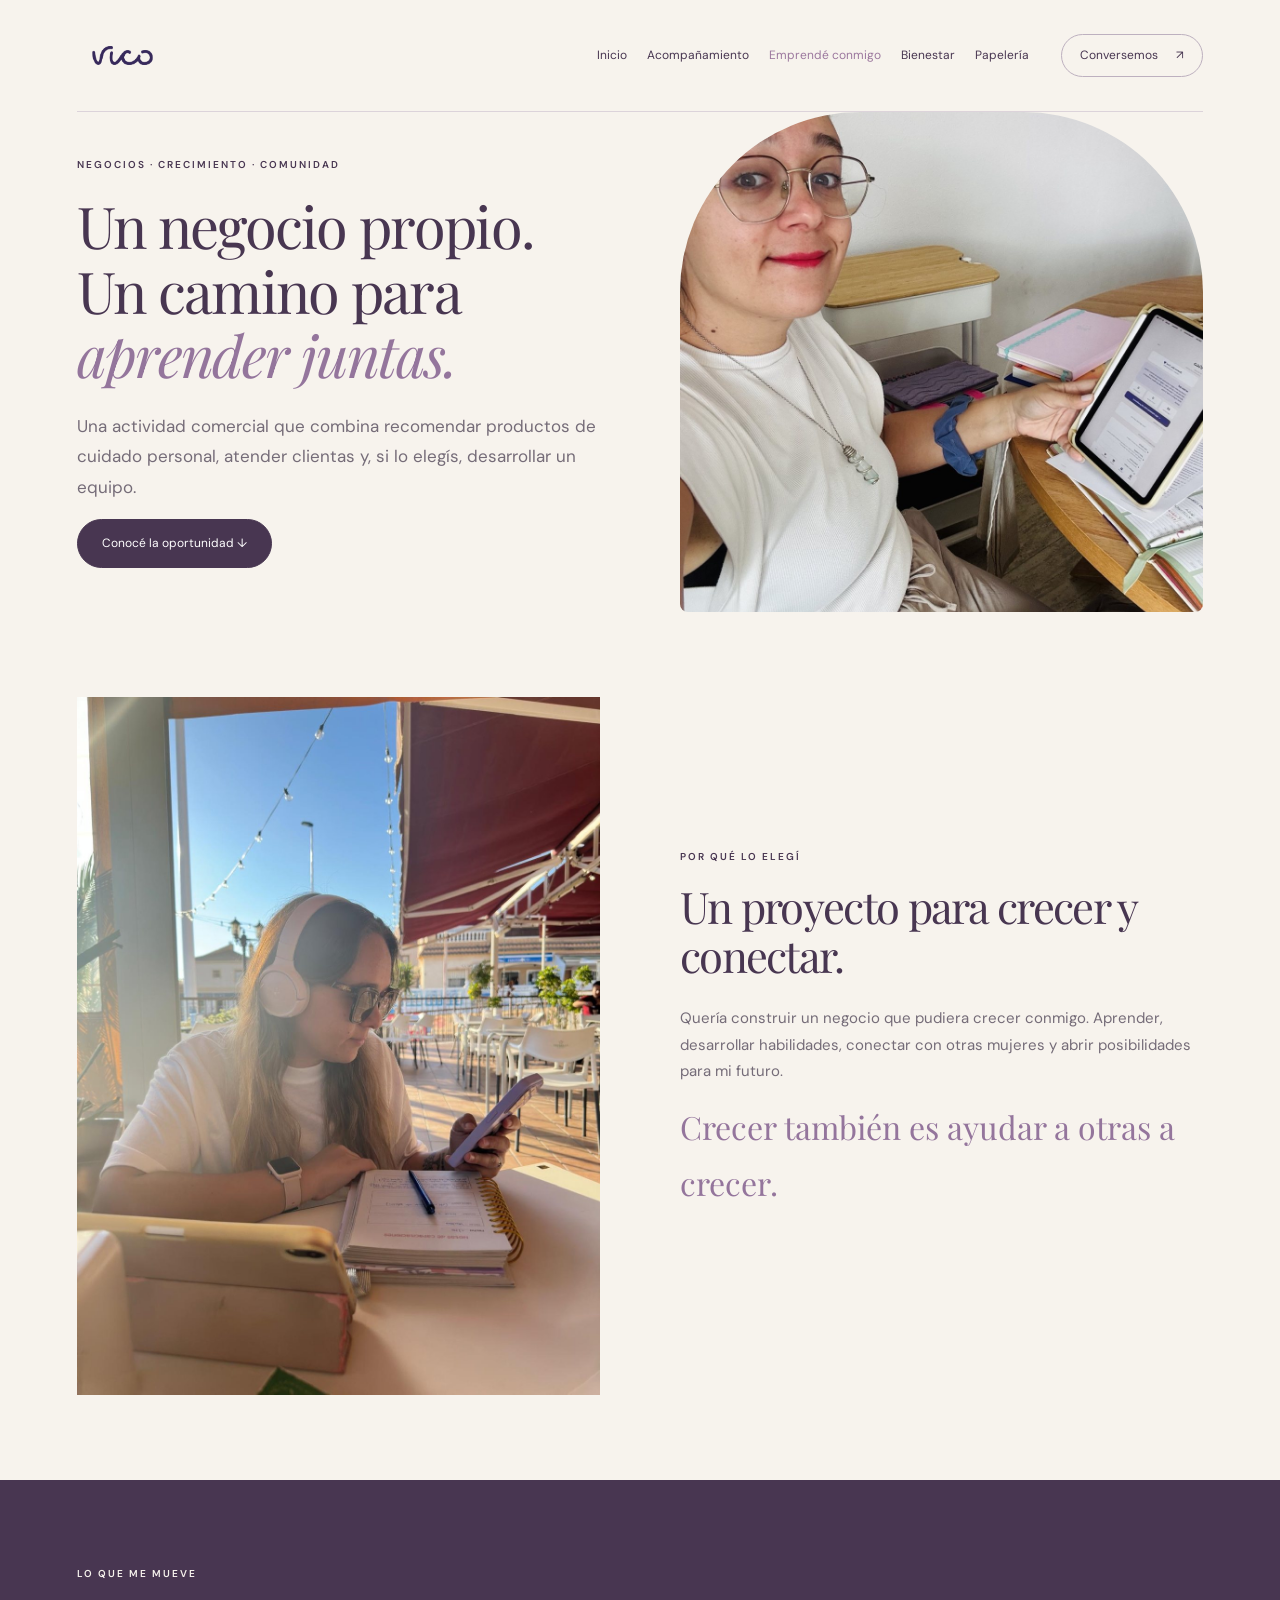
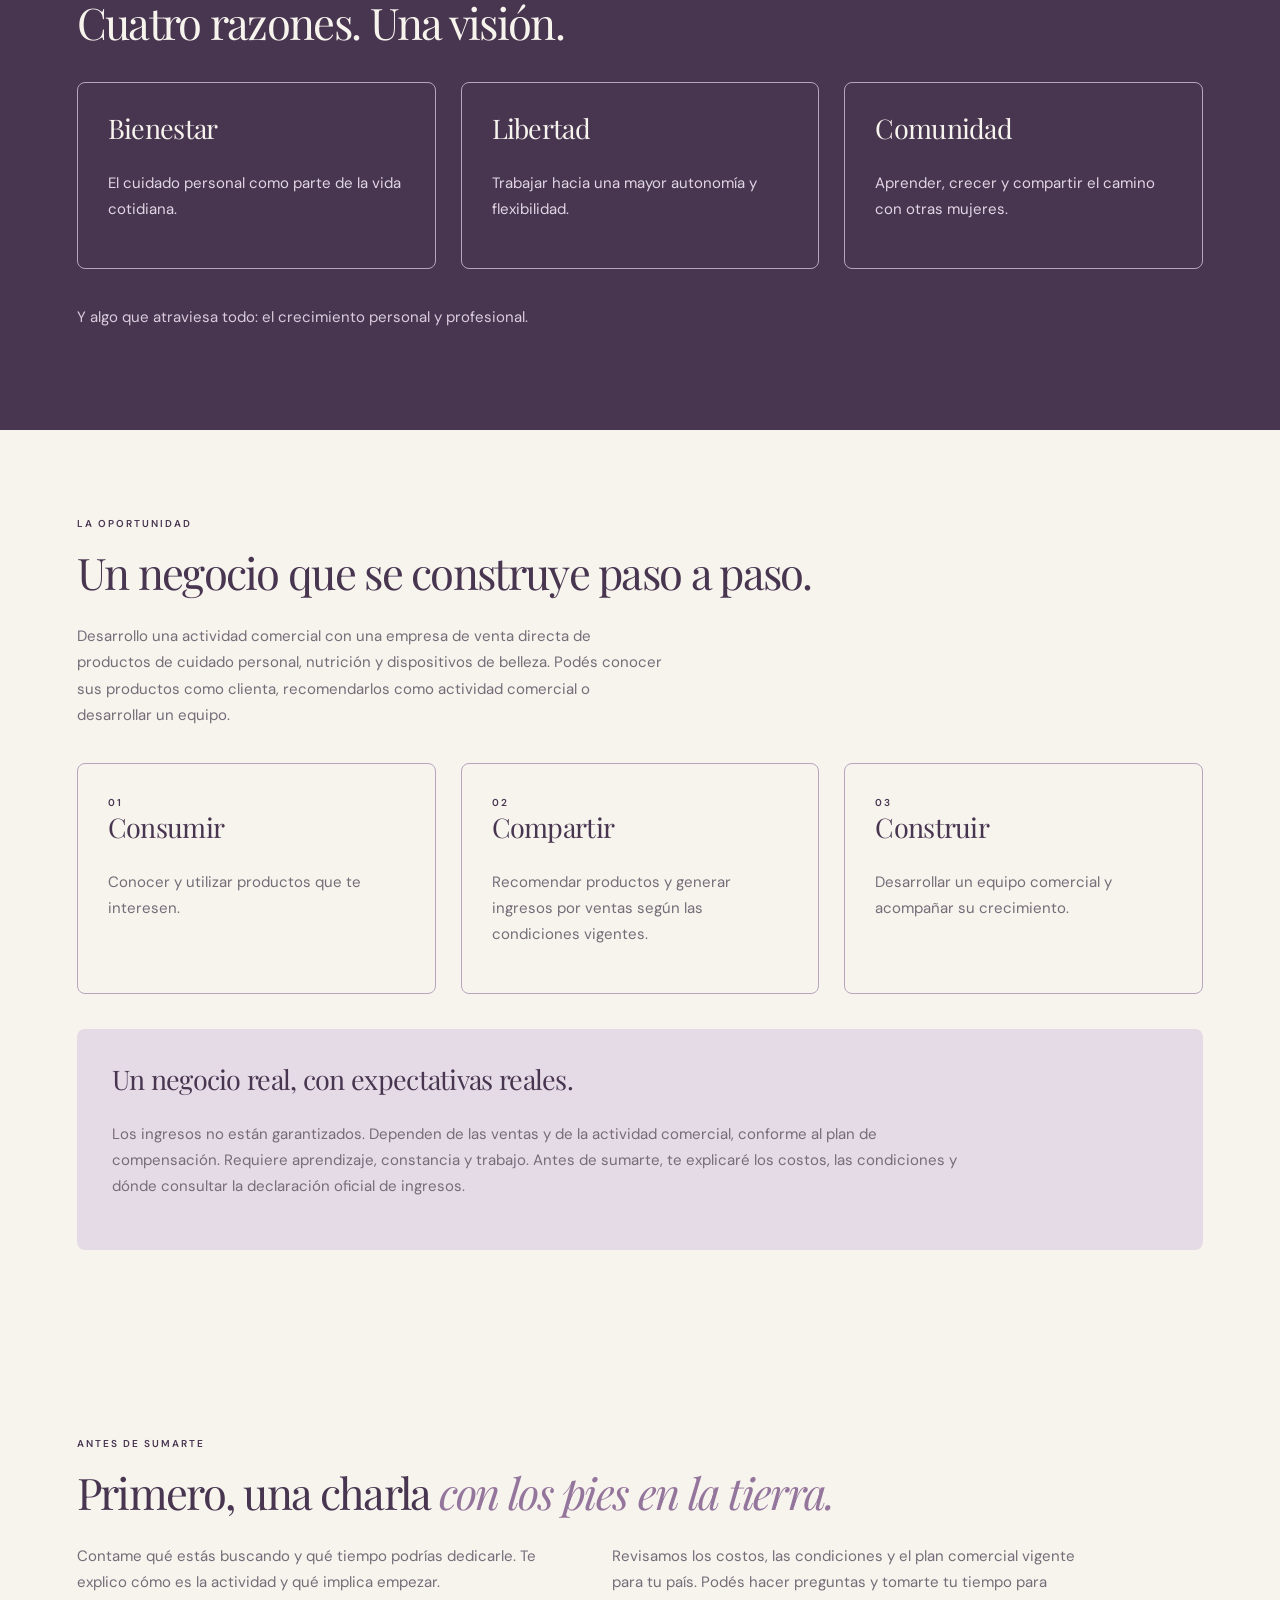
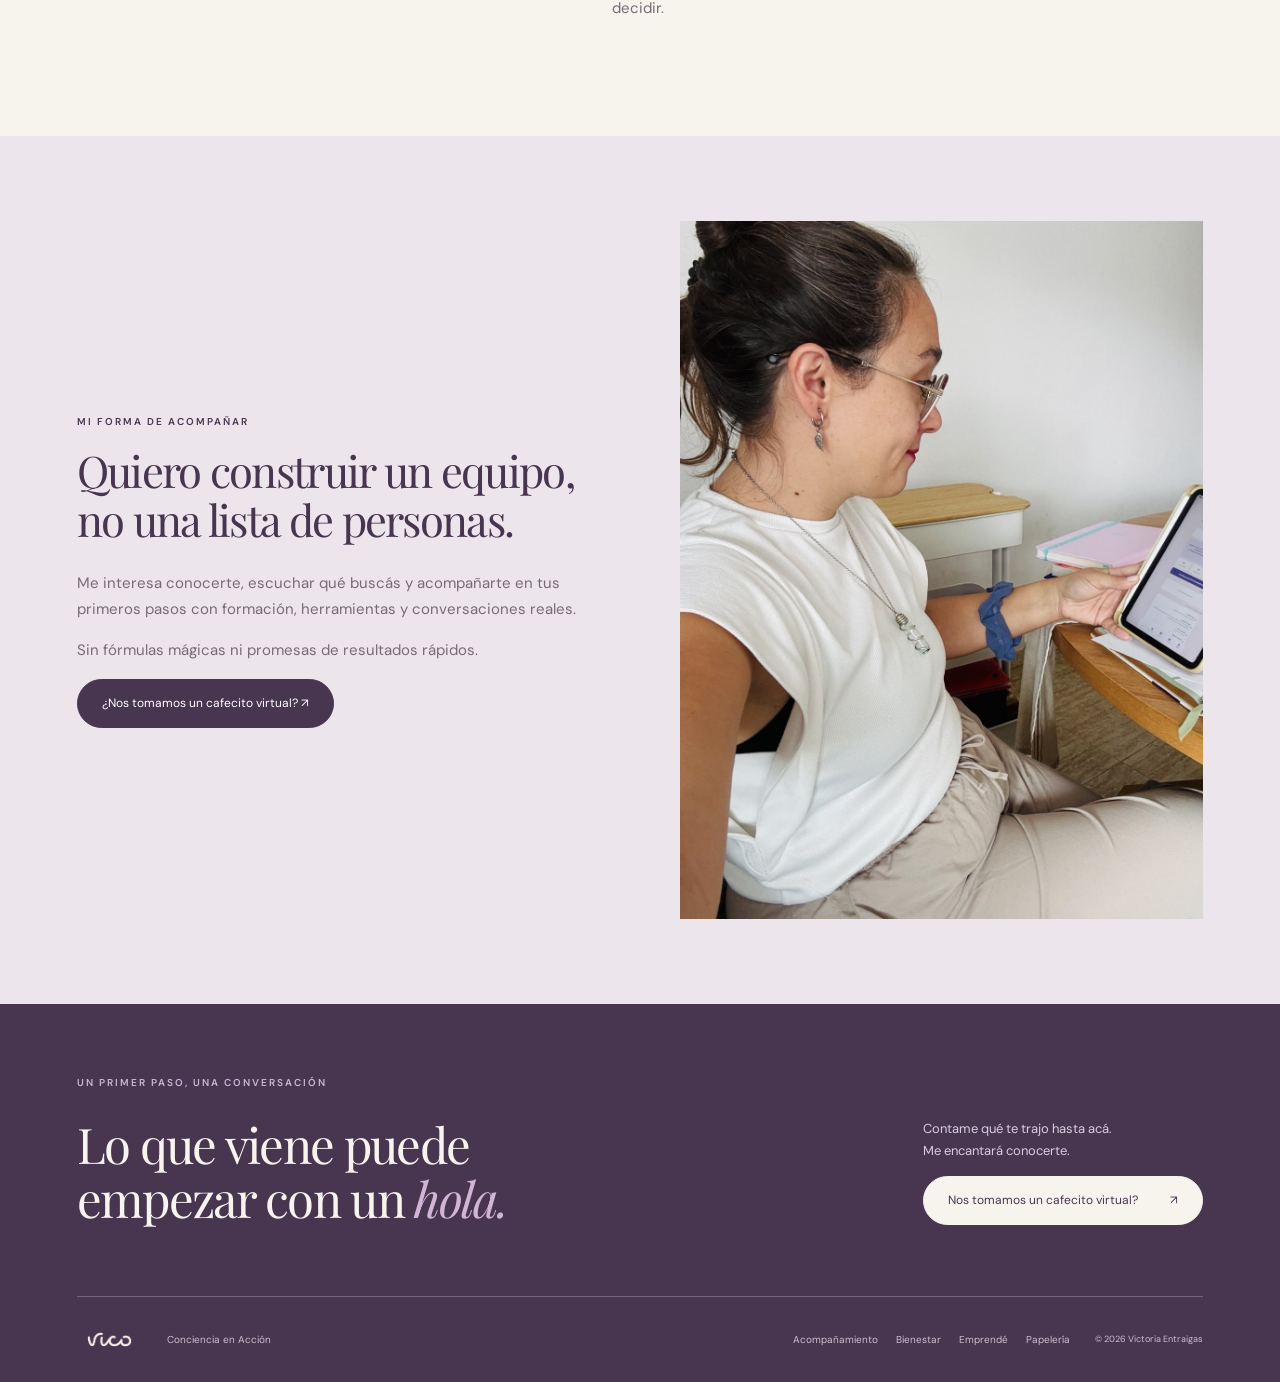
<file: emprende.html>
<!doctype html><html lang="es"><head><meta charset="utf-8"><meta name="viewport" content="width=device-width, initial-scale=1"><meta name="theme-color" content="#f7f3ed"><meta name="description" content="VICO, Conciencia en Acción. Acompañamiento, emprendimiento y papelería con sentido por Victoria Entraigas."><title>Emprendé conmigo · VICO</title><link rel="stylesheet" href="styles.css"><script src="app.js" defer></script></head><body><a class="skip" href="#main">Saltar al contenido</a><header class="nav wrap"><a class="brand" href="index.html"><img src="assets/logo.png" alt="VICO · Inicio"></a><nav id="navigation" aria-label="Principal"><a href="index.html">Inicio</a><a href="acompanamiento.html">Acompañamiento</a><a href="emprende.html">Emprendé conmigo</a><a href="bienestar.html">Bienestar</a><a href="papeleria.html">Papelería</a></nav><a class="nav-contact" href="#contacto">Conversemos <span>↗</span></a><button class="menu" aria-label="Abrir menú" aria-controls="navigation" aria-expanded="false">☰</button></header><main id="main"><div class="detail"><div class="wrap grid2"><div><span class="eyebrow">Negocios · crecimiento · comunidad</span><h1>Un negocio propio.<br>Un camino para <em>aprender juntas.</em></h1><p class="lead">Una actividad comercial que combina recomendar productos de cuidado personal, atender clientas y, si lo elegís, desarrollar un equipo.</p><a class="btn" href="#oportunidad">Conocé la oportunidad ↓</a></div><img class="photo" src="assets/trabajo.jpg" alt="Vico trabajando en su emprendimiento"></div></div><section class="pad"><div class="wrap grid2"><img class="photo split-photo" src="assets/cafe.jpg" alt="Vico organizando sus proyectos en un café"><div><span class="eyebrow">Por qué lo elegí</span><h2>Un proyecto para crecer y conectar.</h2><p>Quería construir un negocio que pudiera crecer conmigo. Aprender, desarrollar habilidades, conectar con otras mujeres y abrir posibilidades para mi futuro.</p><p class="quote">Crecer también es ayudar a otras a crecer.</p></div></div></section><section class="pad dark"><div class="wrap"><span class="eyebrow">Lo que me mueve</span><h2>Cuatro razones. Una visión.</h2><div class="cards"><div class="card"><h3>Bienestar</h3><p>El cuidado personal como parte de la vida cotidiana.</p></div><div class="card"><h3>Libertad</h3><p>Trabajar hacia una mayor autonomía y flexibilidad.</p></div><div class="card"><h3>Comunidad</h3><p>Aprender, crecer y compartir el camino con otras mujeres.</p></div></div><p>Y algo que atraviesa todo: el crecimiento personal y profesional.</p></div></section><section class="pad" id="oportunidad"><div class="wrap"><span class="eyebrow">La oportunidad</span><h2>Un negocio que se construye paso a paso.</h2><p>Desarrollo una actividad comercial con una empresa de venta directa de productos de cuidado personal, nutrición y dispositivos de belleza. Podés conocer sus productos como clienta, recomendarlos como actividad comercial o desarrollar un equipo.</p><div class="steps"><div class="step"><span class="eyebrow">01</span><h3>Consumir</h3><p>Conocer y utilizar productos que te interesen.</p></div><div class="step"><span class="eyebrow">02</span><h3>Compartir</h3><p>Recomendar productos y generar ingresos por ventas según las condiciones vigentes.</p></div><div class="step"><span class="eyebrow">03</span><h3>Construir</h3><p>Desarrollar un equipo comercial y acompañar su crecimiento.</p></div></div><div class="callout"><h3>Un negocio real, con expectativas reales.</h3><p>Los ingresos no están garantizados. Dependen de las ventas y de la actividad comercial, conforme al plan de compensación. Requiere aprendizaje, constancia y trabajo. Antes de sumarte, te explicaré los costos, las condiciones y dónde consultar la declaración oficial de ingresos.</p></div></div></section><section class="section "><div class="wrap"><span class="eyebrow">Antes de sumarte</span><h2>Primero, una charla <em>con los pies en la tierra.</em></h2><div class="editorial-grid"><p>Contame qué estás buscando y qué tiempo podrías dedicarle. Te explico cómo es la actividad y qué implica empezar.</p><p>Revisamos los costos, las condiciones y el plan comercial vigente para tu país. Podés hacer preguntas y tomarte tu tiempo para decidir.</p></div></div></section><section class="pad band"><div class="wrap grid2"><div><span class="eyebrow">Mi forma de acompañar</span><h2>Quiero construir un equipo, no una lista de personas.</h2><p>Me interesa conocerte, escuchar qué buscás y acompañarte en tus primeros pasos con formación, herramientas y conversaciones reales.</p><p>Sin fórmulas mágicas ni promesas de resultados rápidos.</p><a class="btn" href="https://wa.me/34682729639?text=Hola%20Vico%2C%20quiero%20conocer%20la%20oportunidad%20de%20emprender%20con%20vos." target="_blank" rel="noopener">¿Nos tomamos un cafecito virtual? ↗</a></div><img class="photo split-photo" src="assets/escritorio.jpg" alt="Vico durante una jornada de trabajo"></div></section></div></main><footer id="contacto"><div class="wrap"><span class="eyebrow">Un primer paso, una conversación</span><div class="footer-top"><h2>Lo que viene puede<br>empezar con un <em>hola.</em></h2><div><p>Contame qué te trajo hasta acá.<br>Me encantará conocerte.</p><a class="btn" target="_blank" rel="noopener" href="https://wa.me/34682729639?text=Hola%20Vico%2C%20llegu%C3%A9%20desde%20tu%20web%20y%20me%20gustar%C3%ADa%20conversar.">Nos tomamos un cafecito virtual? <span>↗</span></a></div></div><div class="footer-bottom"><img src="assets/logo_light.png" alt="VICO"><span>Conciencia en Acción</span><div class="footer-links"><a href="acompanamiento.html">Acompañamiento</a><a href="bienestar.html">Bienestar</a><a href="emprende.html">Emprendé</a><a href="papeleria.html">Papelería</a></div><small>© 2026 Victoria Entraigas</small></div></div></footer></body></html>
</file>
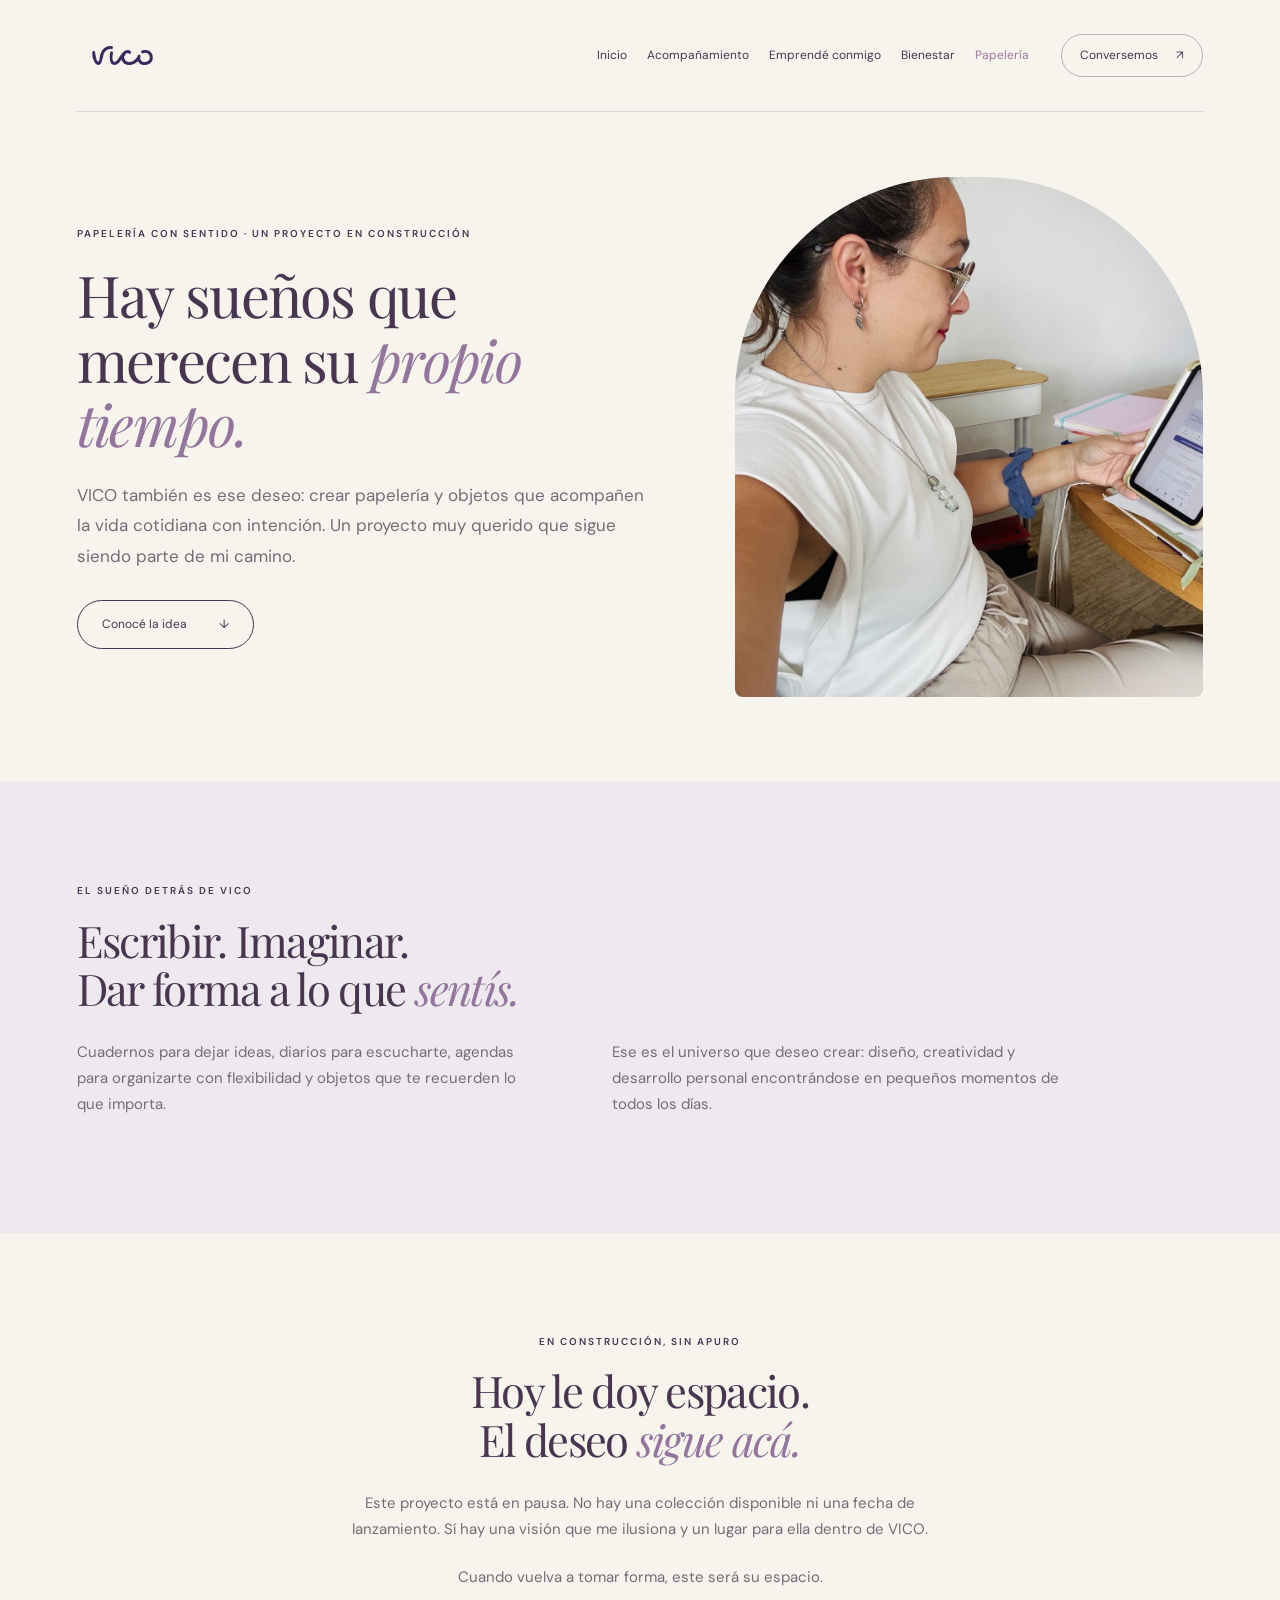
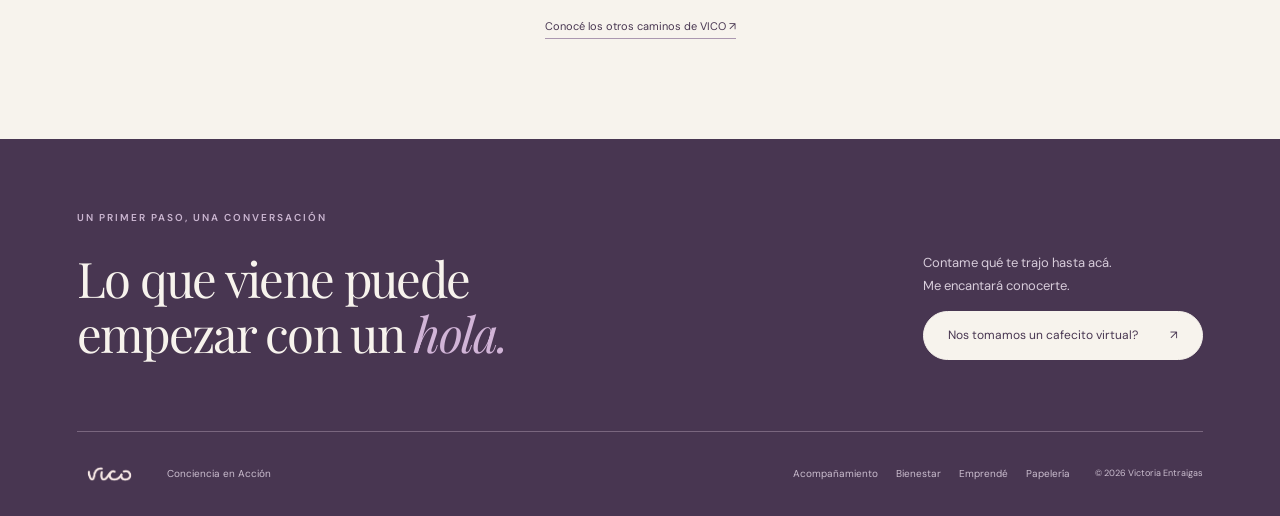
<file: papeleria.html>
<!doctype html><html lang="es"><head><meta charset="utf-8"><meta name="viewport" content="width=device-width, initial-scale=1"><meta name="theme-color" content="#f7f3ed"><meta name="description" content="VICO, Conciencia en Acción. Acompañamiento, emprendimiento y papelería con sentido por Victoria Entraigas."><title>Papelería · Un proyecto en construcción · VICO</title><link rel="stylesheet" href="styles.css"><script src="app.js" defer></script></head><body><a class="skip" href="#main">Saltar al contenido</a><header class="nav wrap"><a class="brand" href="index.html"><img src="assets/logo.png" alt="VICO · Inicio"></a><nav id="navigation" aria-label="Principal"><a href="index.html">Inicio</a><a href="acompanamiento.html">Acompañamiento</a><a href="emprende.html">Emprendé conmigo</a><a href="bienestar.html">Bienestar</a><a href="papeleria.html">Papelería</a></nav><a class="nav-contact" href="#contacto">Conversemos <span>↗</span></a><button class="menu" aria-label="Abrir menú" aria-controls="navigation" aria-expanded="false">☰</button></header><main id="main"><section class="inner-hero wrap"><div><span class="eyebrow">Papelería con sentido · Un proyecto en construcción</span><h1>Hay sueños que<br>merecen su <em>propio tiempo.</em></h1><p class="lead">VICO también es ese deseo: crear papelería y objetos que acompañen la vida cotidiana con intención. Un proyecto muy querido que sigue siendo parte de mi camino.</p><a class="btn outline" href="#sueno">Conocé la idea <span>↓</span></a></div><img src="assets/escritorio.jpg" alt="Vico en un momento de su vida cotidiana" fetchpriority="high"></section><section class="section projects"><div class="wrap"><span class="eyebrow">El sueño detrás de VICO</span><h2>Escribir. Imaginar.<br>Dar forma a lo que <em>sentís.</em></h2><div class="editorial-grid" id="sueno"><p>Cuadernos para dejar ideas, diarios para escucharte, agendas para organizarte con flexibilidad y objetos que te recuerden lo que importa.</p><p>Ese es el universo que deseo crear: diseño, creatividad y desarrollo personal encontrándose en pequeños momentos de todos los días.</p></div></div></section><section class="section wrap dream"><span class="eyebrow">En construcción, sin apuro</span><h2>Hoy le doy espacio.<br>El deseo <em>sigue acá.</em></h2><p>Este proyecto está en pausa. No hay una colección disponible ni una fecha de lanzamiento. Sí hay una visión que me ilusiona y un lugar para ella dentro de VICO.</p><p>Cuando vuelva a tomar forma, este será su espacio.</p><a class="text-link" href="index.html#proyectos">Conocé los otros caminos de VICO ↗</a></section></main><footer id="contacto"><div class="wrap"><span class="eyebrow">Un primer paso, una conversación</span><div class="footer-top"><h2>Lo que viene puede<br>empezar con un <em>hola.</em></h2><div><p>Contame qué te trajo hasta acá.<br>Me encantará conocerte.</p><a class="btn" target="_blank" rel="noopener" href="https://wa.me/34682729639?text=Hola%20Vico%2C%20llegu%C3%A9%20desde%20tu%20web%20y%20me%20gustar%C3%ADa%20conversar.">Nos tomamos un cafecito virtual? <span>↗</span></a></div></div><div class="footer-bottom"><img src="assets/logo_light.png" alt="VICO"><span>Conciencia en Acción</span><div class="footer-links"><a href="acompanamiento.html">Acompañamiento</a><a href="bienestar.html">Bienestar</a><a href="emprende.html">Emprendé</a><a href="papeleria.html">Papelería</a></div><small>© 2026 Victoria Entraigas</small></div></div></footer></body></html>
</file>
<file: styles.css>
@import url('https://fonts.googleapis.com/css2?family=DM+Sans:wght@400;500;600;700&family=Playfair+Display:ital,wght@0,400;0,500;0,600;1,400;1,500&display=swap');
:root{--paper:#f7f3ed;--purple:#483651;--muted:#756c78;--pink:#e8d2ce;--line:#dcd3da;--lilac:#e6deeb}*{box-sizing:border-box}html{scroll-behavior:smooth;scroll-padding-top:30px}body{margin:0;background:var(--paper);color:var(--purple);font-family:'DM Sans',sans-serif;font-size:15px;line-height:1.75}a{color:inherit;text-decoration:none}img{display:block;width:100%;object-fit:cover}button{font:inherit}h1,h2,h3,p{margin-top:0}h1,h2,h3{font-family:'Playfair Display',Georgia,serif;font-weight:400;line-height:1.12;letter-spacing:-1.7px}h1{font-size:clamp(50px,5.2vw,80px);margin:20px 0 24px}h2{font-size:clamp(36px,3.4vw,51px);margin:16px 0 26px}h3{font-size:27px;letter-spacing:-.7px}em{font-weight:400;color:#94759c}p{color:var(--muted);max-width:590px}.wrap{width:min(1200px,88%);margin:auto}.nav{height:112px;display:flex;align-items:center;gap:32px;border-bottom:1px solid var(--line)}.brand{margin-right:auto}.brand img{width:91px;max-height:66px;object-fit:contain}.nav nav{display:flex;gap:29px;font-size:12px}.nav nav a:hover,.nav nav a[aria-current]{color:#9c789e}.nav-contact{font-size:12px;border:1px solid #bdb0bf;padding:10px 18px;border-radius:30px}.nav-contact span{margin-left:15px}.menu{display:none}.eyebrow{font-size:10px;font-weight:600;text-transform:uppercase;letter-spacing:2px;display:block}.hero{display:grid;grid-template-columns:1.1fr 1fr;align-items:center;gap:70px;padding-top:64px;padding-bottom:68px}.hero-copy{padding-bottom:10px}.lead{font-size:17px;line-height:1.8}.btn{display:inline-flex;align-items:center;justify-content:space-between;gap:32px;border:1px solid var(--purple);background:var(--purple);color:white;padding:14px 24px;border-radius:40px;font-size:12px;line-height:1.6;transition:transform .2s,background .2s}.btn:hover{background:#6b5075;transform:translateY(-2px)}.hero .btn{margin-top:12px}.hero-note{font-size:10px;margin-top:34px;color:var(--muted);display:flex;align-items:center;gap:12px}.tiny-star{font-size:28px;color:#a885ad}.hero-visual{position:relative;padding:0 22px}.photo-arch{height:520px;border-radius:240px 240px 8px 8px;overflow:hidden;background:var(--pink)}.photo-arch img{height:100%;object-position:center 35%}.photo-label{position:absolute;bottom:25px;left:-12px;padding:13px 22px;background:var(--paper);font-family:'Playfair Display',serif;font-style:italic;font-size:18px;box-shadow:0 5px 24px #4836510c;transform:rotate(-5deg)}.orbit{position:absolute;right:-7px;top:42px;font-size:90px;color:#b091b8;line-height:1}.ribbon{background:var(--pink);padding:18px 6%;display:flex;justify-content:space-around;align-items:center;gap:25px;font-size:10px;letter-spacing:1.1px;text-transform:uppercase}.ribbon b{font-size:24px;font-weight:400}.section{padding-top:100px;padding-bottom:100px}.about{display:grid;grid-template-columns:.9fr 1fr;gap:100px;align-items:center}.about-image{position:relative;margin:0 30px 12px 0}.about-image img{height:440px;border-radius:8px 8px 140px 8px}.image-note{position:absolute;bottom:-16px;right:-25px;background:var(--lilac);padding:16px 24px;font-family:'Playfair Display',serif;font-size:20px;font-style:italic;transform:rotate(3deg)}.tags{display:flex;gap:10px;margin-top:25px}.tags span,.tag{border:1px solid var(--line);border-radius:25px;padding:6px 15px;font-size:10px}.projects{background:#eee8ef}.section-heading{display:flex;justify-content:space-between;align-items:end;margin-bottom:34px}.section-heading h2{margin-bottom:0}.section-heading>p{font-size:12px;padding-bottom:4px}.project-grid{display:grid;grid-template-columns:repeat(3,1fr);gap:25px}.project{display:block}.project-img{position:relative;overflow:hidden;border-radius:7px}.project-img img{height:290px;transition:transform .5s}.project:hover img{transform:scale(1.04)}.project-img>span{position:absolute;left:16px;bottom:16px;background:var(--paper);padding:7px 10px;font-size:8px;letter-spacing:1.1px}.project-text{padding:24px 0}.project h3{font-size:25px;display:flex;justify-content:space-between;align-items:center}.project h3 span{font-family:'DM Sans';font-size:20px}.project p{font-size:12px;min-height:48px}.text-link{font-size:11px;border-bottom:1px solid #ab98b0;padding-bottom:5px}.coming{border-top:1px solid #cec1d0;padding-top:28px;display:flex;align-items:center;gap:24px;font-size:11px}.coming strong{font-weight:500;font-size:15px}.coming>span:last-child{font-size:30px;margin-left:auto}.philosophy{display:grid;grid-template-columns:1fr 1fr;gap:120px;align-items:center}.philosophy h2{font-size:75px;line-height:1.09}.philosophy p{max-width:360px}.philosophy img{height:520px;border-radius:220px 220px 8px 8px}footer{background:var(--purple);color:var(--paper);padding:70px 0 25px}footer .eyebrow{color:#cbb6d1}.footer-top{display:flex;justify-content:space-between;align-items:center;gap:50px;padding:15px 0 60px}footer h2{font-size:49px;margin:10px 0}footer em{color:#d1b4d7}footer p{color:#d8cddb;font-size:13px}footer .btn{background:var(--paper);color:var(--purple);border-color:var(--paper)}.footer-bottom{border-top:1px solid #79667e;display:flex;gap:25px;align-items:center;padding-top:25px;font-size:10px;color:#cbbecf}.footer-bottom img{width:65px;object-fit:contain}.footer-bottom a{margin-left:auto}.footer-bottom small{font-size:9px}.skip{position:fixed;left:10px;top:-100px;background:white;padding:12px;z-index:100}.skip:focus{top:10px}:focus-visible{outline:3px solid #ac7fac;outline-offset:5px}.detail .hero-small{padding:60px 0 80px;background:#eee8ef}.grid2{display:grid;grid-template-columns:1fr 1fr;gap:80px;align-items:center}.detail h1{font-size:clamp(40px,4.5vw,65px)}.detail .photo{height:500px;border-radius:180px 180px 8px 8px}.pad{padding:85px 0}.band{background:#ede5ec}.dark{background:var(--purple);color:var(--paper)}.dark p{color:#d9cddd}.cards,.steps{display:grid;grid-template-columns:repeat(3,1fr);gap:25px;margin:35px 0}.card,.step{padding:30px;border:1px solid #b7a5bc;border-radius:8px}.num{font-size:11px;letter-spacing:2px;display:block;margin-bottom:20px}.callout{padding:35px;background:#e5dbe6;border-radius:8px;margin-top:30px}.callout p{max-width:850px}.quote{font-family:'Playfair Display';font-size:32px;color:#94759c}.price{display:flex;align-items:center;justify-content:space-between;padding:24px 0;border-bottom:1px solid #cbbacf}.price>strong{font-size:30px;font-family:'Playfair Display'}.price p{margin:0;font-size:12px}.notice,.mini{font-size:12px;margin-top:20px}.outline{background:transparent;color:var(--purple)}
@media(min-width:1500px){.hero{padding-top:85px;padding-bottom:85px}}@media(max-width:900px){.nav nav{gap:15px}.nav-contact{display:none}.hero{gap:30px}.hero-visual{padding:0}.photo-arch{height:450px}.about{gap:50px}.project-grid{gap:16px}.project-img img{height:240px}.project h3{font-size:21px}.philosophy{gap:60px}.grid2{gap:35px}.coming{flex-wrap:wrap}.cards{gap:12px}.card{padding:20px}}
@media(max-width:640px){.wrap{width:88%}.nav{height:85px;position:relative}.brand img{width:73px}.menu{display:block;border:1px solid #c8b9cb;background:transparent;border-radius:50%;width:39px;height:39px;color:var(--purple)}.nav nav{display:none;position:absolute;top:76px;left:0;right:0;background:var(--paper);z-index:20;padding:20px;box-shadow:0 12px 20px #48365115;flex-direction:column;font-size:14px}.nav nav.open{display:flex}.hero{grid-template-columns:1fr;padding-top:40px;padding-bottom:45px;gap:35px}.hero h1{font-size:55px}.hero .eyebrow{font-size:8px}.hero-note{margin-top:22px}.hero-visual{width:90%;margin:0 auto}.photo-arch{height:420px}.orbit{font-size:68px;right:-15px}.photo-label{font-size:15px;left:-12px}.ribbon{padding:14px 6%;font-size:8px;gap:15px}.ribbon span:last-child,.ribbon b:last-of-type{display:none}.section{padding-top:65px;padding-bottom:65px}.about,.philosophy,.grid2{grid-template-columns:1fr;gap:40px}.about-image{margin-right:15px}.about-image img{height:380px}.about h2{font-size:37px}.section-heading{display:block}.section-heading>p{margin-top:22px}.project-grid{grid-template-columns:1fr;gap:20px}.project-img img{height:330px}.project h3{font-size:29px}.project p{min-height:0;font-size:14px}.project-text{padding-bottom:20px}.coming{gap:10px;align-items:start}.coming>span:first-child{width:100%}.coming>span:nth-child(3){width:80%}.philosophy h2{font-size:69px}.philosophy img{height:420px}.footer-top{display:block;padding-bottom:40px}footer h2{font-size:39px}.footer-top>div{margin-top:30px}.footer-bottom{flex-wrap:wrap;gap:15px}.footer-bottom small{width:100%}.cards,.steps{grid-template-columns:1fr}.detail .hero-small{padding-top:35px}.detail .photo{height:380px}.pad{padding:60px 0}.detail h1{font-size:43px}.callout{padding:25px}.btn{max-width:100%}}
@media(prefers-reduced-motion:reduce){html{scroll-behavior:auto}*{transition:none!important}}
.inner-hero{display:grid;grid-template-columns:1.1fr .9fr;gap:85px;align-items:center;padding-top:65px;padding-bottom:85px}.inner-hero h1{font-size:clamp(43px,4.5vw,67px)}.inner-hero>img{height:520px;border-radius:220px 220px 8px 8px}.inner-hero .btn{margin-top:12px}.editorial-grid{display:grid;grid-template-columns:1fr 1fr;gap:70px;max-width:1000px}.editorial-grid h3{margin-top:15px}.editorial-photo{height:470px;border-radius:8px 8px 140px 8px}.faqs{max-width:850px;margin-top:35px}.faqs details{border-top:1px solid var(--line);padding:20px 0}.faqs details:last-child{border-bottom:1px solid var(--line)}.faqs summary{cursor:pointer;font-size:17px;font-weight:500;padding-right:20px}.faqs details p{margin:15px 0 0;font-size:14px}.dream{max-width:820px;text-align:center}.dream p{margin:0 auto 22px}.wellness-feature{display:flex;justify-content:space-between;align-items:center;gap:35px;border-top:1px solid #cec1d0;padding:35px 0 0;margin-top:10px}.wellness-feature h3{margin:12px 0}.wellness-feature p{font-size:13px;margin:0;max-width:580px}.wellness-link{font-size:12px;white-space:nowrap;border-bottom:1px solid #ac94b4;padding-bottom:5px}.footer-links{display:flex;gap:18px;margin-left:auto}.footer-links a{margin:0}.detail .hero-small{background:transparent}.detail .hero-small .photo{border-radius:220px 220px 8px 8px}.dark .card{background:transparent}.dark .card h3{color:var(--paper)}.dark .card p{color:#e1d6e4}.nav nav{gap:20px}.orbit,.tiny-star,.ribbon b{font-family:Georgia,serif}
@media(max-width:900px){.inner-hero{gap:40px}.nav nav{gap:12px}.nav{gap:18px}.nav-contact{display:none}.footer-links{gap:10px}}@media(max-width:640px){.inner-hero{grid-template-columns:1fr;gap:35px;padding:40px 0 60px}.inner-hero>img{height:400px}.inner-hero h1{font-size:45px}.editorial-grid{grid-template-columns:1fr;gap:12px}.editorial-photo{height:380px}.wellness-feature{display:block}.wellness-link{display:inline-block;margin-top:22px;white-space:normal}.footer-links{width:100%;flex-wrap:wrap;margin:5px 0}.faqs summary{font-size:16px}}

@media(min-width:641px){.project-grid-four{grid-template-columns:repeat(2,minmax(0,1fr))}.project-grid-four .project-img img{height:clamp(240px,32vw,380px)}}

.product-details{display:grid;grid-template-columns:repeat(3,minmax(0,1fr));gap:24px;margin-top:36px}
.product-detail{display:flex;flex-direction:column;overflow:hidden;background:#fffaf6;border:1px solid var(--line);border-radius:12px}
.product-detail img{width:100%;aspect-ratio:1.25;object-fit:contain;background:#f2edf1}
.product-detail>div{display:flex;flex-direction:column;align-items:flex-start;flex:1;padding:24px}
.product-detail h3{margin-bottom:16px}
.product-detail .text-link{margin-top:auto;font-size:12px}
@media(max-width:760px){.product-details{grid-template-columns:1fr}.product-detail img{max-height:310px}}

.daily-care{background:#eee8ef}.more-care{text-align:center}.more-care p{margin:0 auto 25px}.more-care .wrap{max-width:780px}

@media(min-width:761px){.product-details-featured{grid-template-columns:repeat(2,minmax(0,1fr))}.product-details-featured .product-detail img{max-height:310px}}

.scion-photo{display:grid;place-items:center;margin:0;aspect-ratio:1.25;overflow:hidden;background:#deedf8}
.scion-crop{position:relative;display:block;height:100%;aspect-ratio:369/831;overflow:hidden}
.product-detail .scion-crop img{position:absolute;width:294.31%;height:auto;max-height:none;aspect-ratio:auto;left:-50.14%;top:-33.09%}
@media(max-width:760px){.scion-photo{max-height:310px}}
</file>
